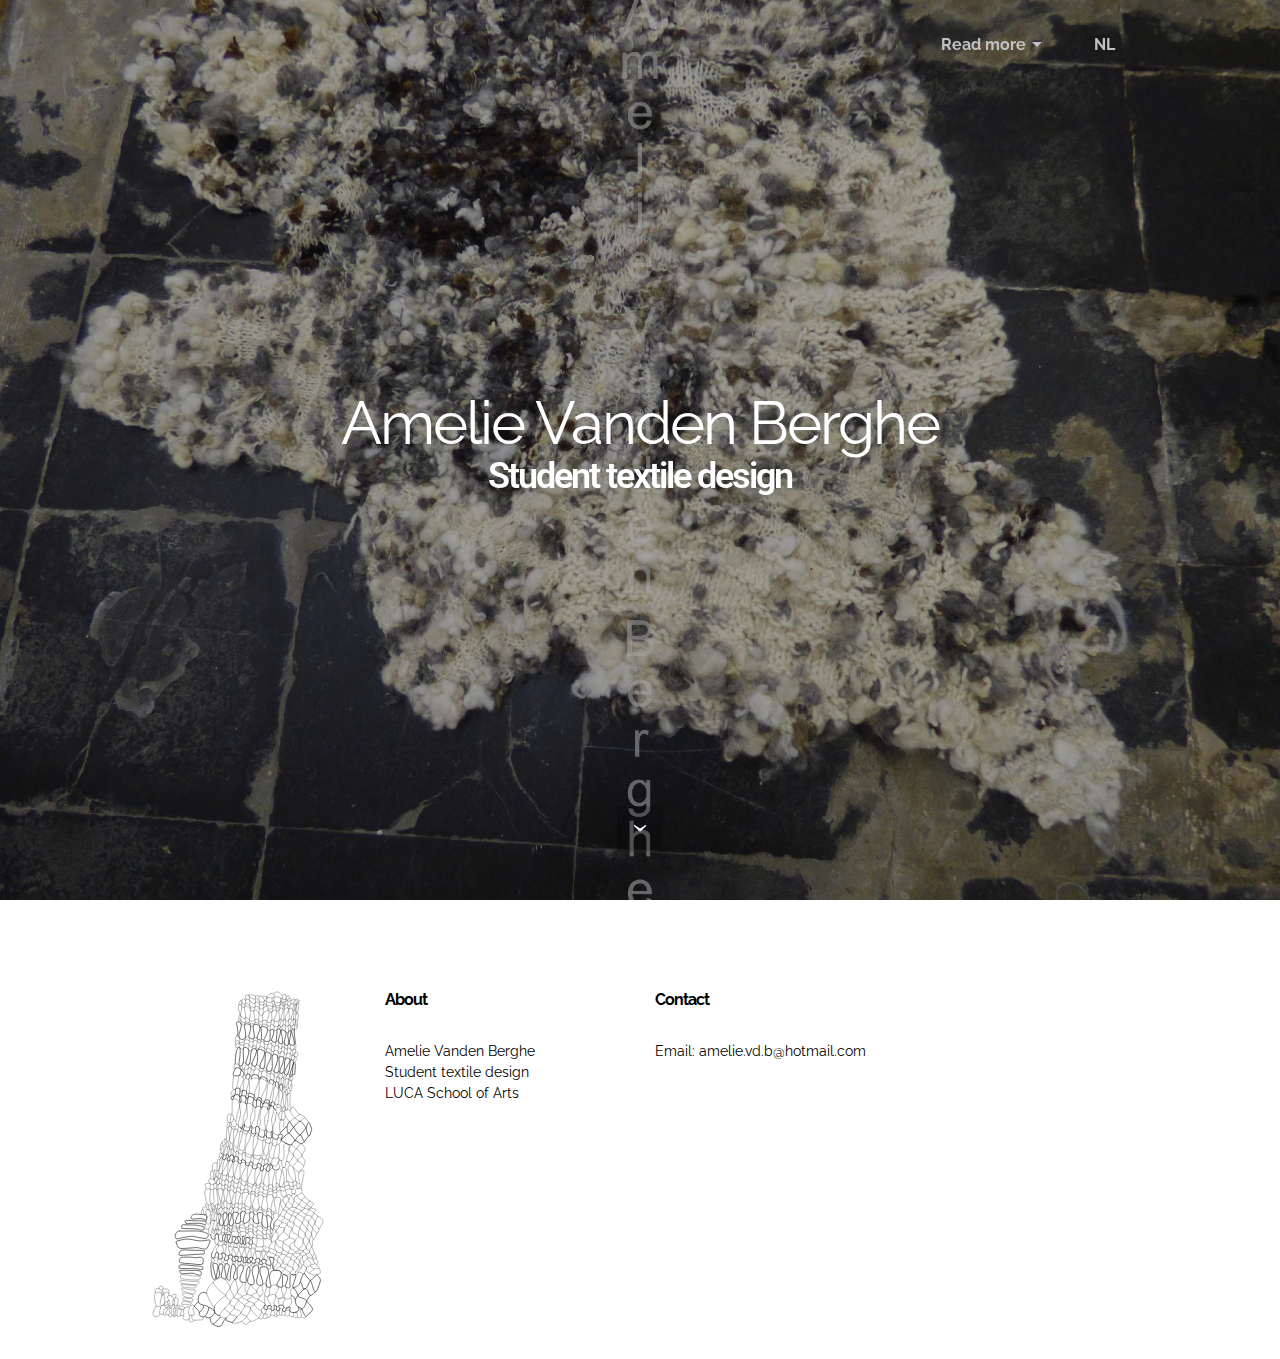
<file: index.html>
<!DOCTYPE html>
<html>
<head>
  <!-- Site made with Mobirise Website Builder v3.12.1, https://mobirise.com -->
  <meta charset="UTF-8">
  <meta http-equiv="X-UA-Compatible" content="IE=edge">
  <meta name="generator" content="Mobirise v3.12.1, mobirise.com">
  <meta name="viewport" content="width=device-width, initial-scale=1">
  <link rel="shortcut icon" href="assets/images/nieuwe-zeefdr-kopie-wit.svg" type="image/x-icon">
  <meta name="description" content="">
  
  <link rel="stylesheet" href="https://fonts.googleapis.com/css?family=Lora:400,700,400italic,700italic&amp;subset=latin">
  <link rel="stylesheet" href="https://fonts.googleapis.com/css?family=Montserrat:400,700">
  <link rel="stylesheet" href="https://fonts.googleapis.com/css?family=Raleway:100,100i,200,200i,300,300i,400,400i,500,500i,600,600i,700,700i,800,800i,900,900i">
  <link rel="stylesheet" href="assets/bootstrap-material-design-font/css/material.css">
  <link rel="stylesheet" href="assets/tether/tether.min.css">
  <link rel="stylesheet" href="assets/bootstrap/css/bootstrap.min.css">
  <link rel="stylesheet" href="assets/dropdown/css/style.css">
  <link rel="stylesheet" href="assets/theme/css/style.css">
  <link rel="stylesheet" href="assets/mobirise/css/mbr-additional.css" type="text/css">
  
  
  
</head>
<body>

<!-- Google Analytics -->
<script>
  (function(i,s,o,g,r,a,m){i['GoogleAnalyticsObject']=r;i[r]=i[r]||function(){
  (i[r].q=i[r].q||[]).push(arguments)},i[r].l=1*new Date();a=s.createElement(o),
  m=s.getElementsByTagName(o)[0];a.async=1;a.src=g;m.parentNode.insertBefore(a,m)
  })(window,document,'script','https://www.google-analytics.com/analytics.js','ga');

  ga('create', 'UA-100090544-1', 'auto');
  ga('send', 'pageview');

</script>
<!-- /Google Analytics -->


<section id="menu-0">

    <nav class="navbar navbar-dropdown bg-color transparent">
        <div class="container">

            <div class="mbr-table">
                
                <div class="mbr-table-cell">

                    <button class="navbar-toggler pull-xs-right hidden-md-up" type="button" data-toggle="collapse" data-target="#exCollapsingNavbar">
                        <div class="hamburger-icon"></div>
                    </button>

                    <ul class="nav-dropdown collapse pull-xs-right nav navbar-nav navbar-toggleable-sm" id="exCollapsingNavbar"><li class="nav-item dropdown"><a class="nav-link link dropdown-toggle" href="https://mobirise.com/" aria-expanded="false" target="_blank" data-toggle="dropdown-submenu">Read more</a><div class="dropdown-menu"><a class="dropdown-item" href="index.html">Home</a><a class="dropdown-item" href="Over Amelie.html">About Amelie<br></a><a class="dropdown-item" href="Beeldarchief.html">Image archive<br></a><a class="dropdown-item" href="Borduurwerk.html">Embroidery<br></a><a class="dropdown-item" href="Weefsels.html">Weavings</a><a class="dropdown-item" href="Breistructuren.html">Knitted structures</a><a class="dropdown-item" href="Schapenwol.html">Sheepwool</a><a class="dropdown-item" href="contact">Contact</a></div></li><li class="nav-item"><a class="nav-link link" href="https://amelievdb.github.io/pub" aria-expanded="false" target="_blank">NL</a></li><li class="nav-item"><a class="nav-link link" href="https://mobirise.com/" aria-expanded="false" style="display: inline !important;"></a></li></ul>
                    <button hidden="" class="navbar-toggler navbar-close" type="button" data-toggle="collapse" data-target="#exCollapsingNavbar">
                        <div class="close-icon"></div>
                    </button>

                </div>
            </div>

        </div>
    </nav>

</section>

<section class="engine"><a rel="external" href="https://mobirise.com">Mobirise</a></section><section class="mbr-section mbr-section-hero mbr-section-full mbr-parallax-background mbr-section-with-arrow mbr-after-navbar" id="header1-0" style="background-image: url(assets/images/achterkomer-3-2000x1500-83.jpg);">

    <div class="mbr-overlay" style="opacity: 0.3; background-color: rgb(0, 0, 0);"></div>

    <div class="mbr-table-cell">

        <div class="container">
            <div class="row">
                <div class="mbr-section col-md-10 col-md-offset-1 text-xs-center">

                    <h1 class="mbr-section-title display-1"><span style="font-weight: normal;">Amelie Vanden Berghe</span><div>Student textile design</div></h1>
                    <p class="mbr-section-lead lead"></p>
                    
                </div>
            </div>
        </div>
    </div>

    <div class="mbr-arrow mbr-arrow-floating" aria-hidden="true"><a href="#contacts1-0"><i class="mbr-arrow-icon"></i></a></div>

</section>

<section class="mbr-section mbr-section-md-padding mbr-footer footer1" id="contacts1-0" style="background-color: rgb(255, 255, 255); padding-top: 90px; padding-bottom: 30px;">
    
    <div class="container">
        <div class="row">
            <div class="mbr-footer-content col-xs-12 col-md-3">
                <div><img src="assets/images/nieuwe-zeefdr-kopie.svg"></div>
            </div>
            <div class="mbr-footer-content col-xs-12 col-md-3">
                <p><strong>About</strong><br>Amelie Vanden Berghe<br>Student textile design<br>LUCA School of Arts</p>
            </div>
            <div class="mbr-footer-content col-xs-12 col-md-3">
                <p><strong>Contact</strong><br>
Email: amelie.vd.b@hotmail.com<br><br></p>
            </div>
            <div class="mbr-footer-content col-xs-12 col-md-3">
                <p><br><br></p>
            </div>

        </div>
    </div>
</section>


  <script src="assets/web/assets/jquery/jquery.min.js"></script>
  <script src="assets/tether/tether.min.js"></script>
  <script src="assets/bootstrap/js/bootstrap.min.js"></script>
  <script src="assets/smooth-scroll/smooth-scroll.js"></script>
  <script src="assets/dropdown/js/script.min.js"></script>
  <script src="assets/touch-swipe/jquery.touch-swipe.min.js"></script>
  <script src="assets/jarallax/jarallax.js"></script>
  <script src="assets/theme/js/script.js"></script>
  
  
</body>
</html>
</file>
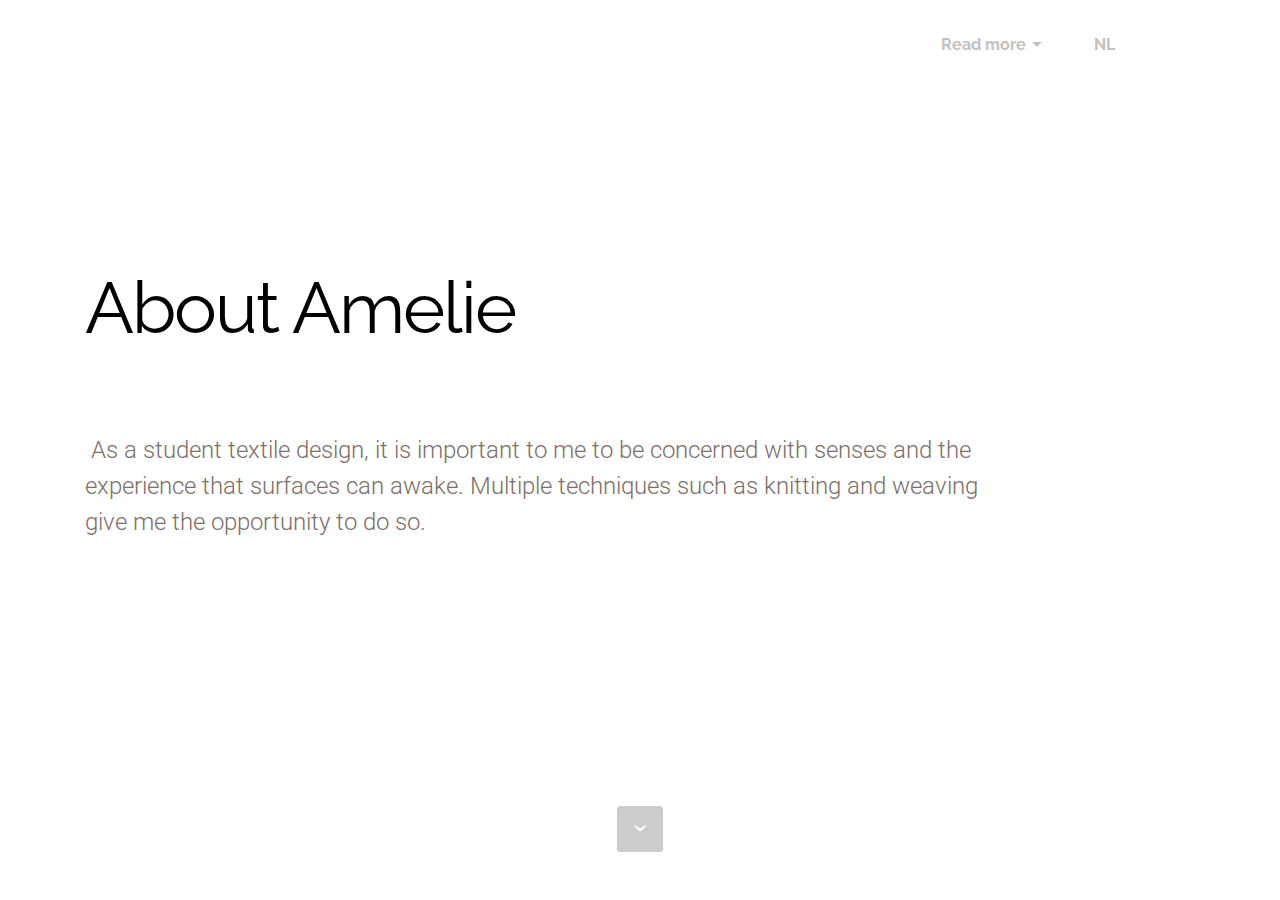
<file: About Amelie.html>
<!DOCTYPE html>
<html>
<head>
  <!-- Site made with Mobirise Website Builder v3.12.1, https://mobirise.com -->
  <meta charset="UTF-8">
  <meta http-equiv="X-UA-Compatible" content="IE=edge">
  <meta name="generator" content="Mobirise v3.12.1, mobirise.com">
  <meta name="viewport" content="width=device-width, initial-scale=1">
  <link rel="shortcut icon" href="assets/images/nieuwe-zeefdr-kopie-wit.svg" type="image/x-icon">
  <meta name="description" content="">
  
  <link rel="stylesheet" href="https://fonts.googleapis.com/css?family=Lora:400,700,400italic,700italic&amp;subset=latin">
  <link rel="stylesheet" href="https://fonts.googleapis.com/css?family=Montserrat:400,700">
  <link rel="stylesheet" href="https://fonts.googleapis.com/css?family=Raleway:100,100i,200,200i,300,300i,400,400i,500,500i,600,600i,700,700i,800,800i,900,900i">
  <link rel="stylesheet" href="assets/bootstrap-material-design-font/css/material.css">
  <link rel="stylesheet" href="assets/tether/tether.min.css">
  <link rel="stylesheet" href="assets/bootstrap/css/bootstrap.min.css">
  <link rel="stylesheet" href="assets/dropdown/css/style.css">
  <link rel="stylesheet" href="assets/theme/css/style.css">
  <link rel="stylesheet" href="assets/mobirise/css/mbr-additional.css" type="text/css">
  
  
  
</head>
<body>

<!-- Google Analytics -->
<script>
  (function(i,s,o,g,r,a,m){i['GoogleAnalyticsObject']=r;i[r]=i[r]||function(){
  (i[r].q=i[r].q||[]).push(arguments)},i[r].l=1*new Date();a=s.createElement(o),
  m=s.getElementsByTagName(o)[0];a.async=1;a.src=g;m.parentNode.insertBefore(a,m)
  })(window,document,'script','https://www.google-analytics.com/analytics.js','ga');

  ga('create', 'UA-100090544-1', 'auto');
  ga('send', 'pageview');

</script>
<!-- /Google Analytics -->


<section id="menu-d">

    <nav class="navbar navbar-dropdown bg-color transparent">
        <div class="container">

            <div class="mbr-table">
                
                <div class="mbr-table-cell">

                    <button class="navbar-toggler pull-xs-right hidden-md-up" type="button" data-toggle="collapse" data-target="#exCollapsingNavbar">
                        <div class="hamburger-icon"></div>
                    </button>

                    <ul class="nav-dropdown collapse pull-xs-right nav navbar-nav navbar-toggleable-sm" id="exCollapsingNavbar"><li class="nav-item dropdown open"><a class="nav-link link dropdown-toggle" href="https://mobirise.com/" aria-expanded="true" target="_blank" data-toggle="dropdown-submenu">Read more</a><div class="dropdown-menu"><a class="dropdown-item" href="index.html">Home</a><a class="dropdown-item" href="Over Amelie.html">About Amelie<br></a><a class="dropdown-item" href="Beeldarchief.html">Image archive<br></a><a class="dropdown-item" href="Borduurwerk.html">Embroidery<br></a><a class="dropdown-item" href="Weefsels.html">Weavings</a><a class="dropdown-item" href="Breistructuren.html">Knitted structures</a><a class="dropdown-item" href="Schapenwol.html">Sheepwool</a><a class="dropdown-item" href="contact">Contact</a></div></li><li class="nav-item"><a class="nav-link link" href="https://amelievdb.github.io/pub" aria-expanded="false" target="_blank">NL</a></li><li class="nav-item"><a class="nav-link link" href="https://mobirise.com/" aria-expanded="false" style="display: inline !important;"></a></li></ul>
                    <button hidden="" class="navbar-toggler navbar-close" type="button" data-toggle="collapse" data-target="#exCollapsingNavbar">
                        <div class="close-icon"></div>
                    </button>

                </div>
            </div>

        </div>
    </nav>

</section>

<section class="engine"><a rel="external" href="https://mobirise.com">Mobirise Web Page Creator</a></section><section class="mbr-section mbr-section-hero mbr-section-full mbr-section-with-arrow mbr-after-navbar" id="header5-1i" style="background-color: rgb(255, 255, 255);">

    

    <div class="mbr-table-cell">

        <div class="container">
            <div class="row">
                <div class="mbr-section col-md-10">

                    <h1 class="mbr-section-title display-1"><span style="font-weight: normal;">About Amelie</span><br><span style="font-weight: normal;"><br></span></h1>
                    <p class="mbr-section-lead lead">&nbsp;As a student textile design, it is important to me to be concerned with senses and the experience that surfaces can awake. Multiple techniques such as knitting and weaving give me the opportunity to do so.</p>
                    <div class="mbr-section-btn"><a class="btn btn-lg btn-primary" href="https://mobirise.com">DOWNLOAD NOW</a></div>
                </div>
            </div>
        </div>
    </div>

    <div class="mbr-arrow mbr-arrow-floating" aria-hidden="true"><a href="#next"><i class="mbr-arrow-icon"></i></a></div>

</section>


  <script src="assets/web/assets/jquery/jquery.min.js"></script>
  <script src="assets/tether/tether.min.js"></script>
  <script src="assets/bootstrap/js/bootstrap.min.js"></script>
  <script src="assets/smooth-scroll/smooth-scroll.js"></script>
  <script src="assets/dropdown/js/script.min.js"></script>
  <script src="assets/touch-swipe/jquery.touch-swipe.min.js"></script>
  <script src="assets/theme/js/script.js"></script>
  
  
</body>
</html>
</file>
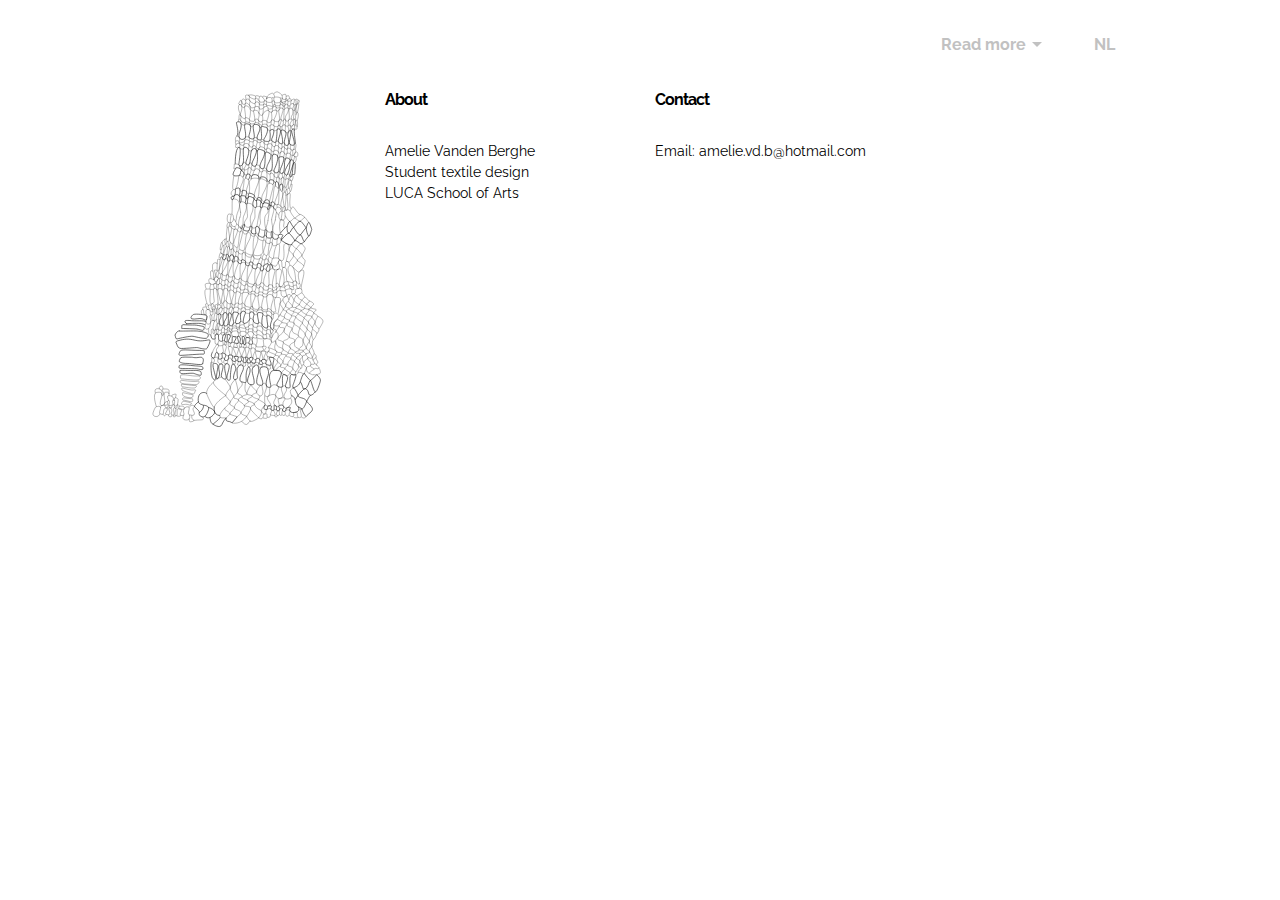
<file: contact.html>
<!DOCTYPE html>
<html>
<head>
  <!-- Site made with Mobirise Website Builder v3.12.1, https://mobirise.com -->
  <meta charset="UTF-8">
  <meta http-equiv="X-UA-Compatible" content="IE=edge">
  <meta name="generator" content="Mobirise v3.12.1, mobirise.com">
  <meta name="viewport" content="width=device-width, initial-scale=1">
  <link rel="shortcut icon" href="assets/images/nieuwe-zeefdr-kopie-wit.svg" type="image/x-icon">
  <meta name="description" content="Web Page Builder Description">
  <title>Web Page Builder Title</title>
  <link rel="stylesheet" href="https://fonts.googleapis.com/css?family=Lora:400,700,400italic,700italic&amp;subset=latin">
  <link rel="stylesheet" href="https://fonts.googleapis.com/css?family=Montserrat:400,700">
  <link rel="stylesheet" href="https://fonts.googleapis.com/css?family=Raleway:100,100i,200,200i,300,300i,400,400i,500,500i,600,600i,700,700i,800,800i,900,900i">
  <link rel="stylesheet" href="assets/bootstrap-material-design-font/css/material.css">
  <link rel="stylesheet" href="assets/tether/tether.min.css">
  <link rel="stylesheet" href="assets/bootstrap/css/bootstrap.min.css">
  <link rel="stylesheet" href="assets/dropdown/css/style.css">
  <link rel="stylesheet" href="assets/theme/css/style.css">
  <link rel="stylesheet" href="assets/mobirise/css/mbr-additional.css" type="text/css">
  
  
  
</head>
<body>

<!-- Google Analytics -->
<script>
  (function(i,s,o,g,r,a,m){i['GoogleAnalyticsObject']=r;i[r]=i[r]||function(){
  (i[r].q=i[r].q||[]).push(arguments)},i[r].l=1*new Date();a=s.createElement(o),
  m=s.getElementsByTagName(o)[0];a.async=1;a.src=g;m.parentNode.insertBefore(a,m)
  })(window,document,'script','https://www.google-analytics.com/analytics.js','ga');

  ga('create', 'UA-100090544-1', 'auto');
  ga('send', 'pageview');

</script>
<!-- /Google Analytics -->


<section id="menu-1">

    <nav class="navbar navbar-dropdown bg-color transparent">
        <div class="container">

            <div class="mbr-table">
                
                <div class="mbr-table-cell">

                    <button class="navbar-toggler pull-xs-right hidden-md-up" type="button" data-toggle="collapse" data-target="#exCollapsingNavbar">
                        <div class="hamburger-icon"></div>
                    </button>

                    <ul class="nav-dropdown collapse pull-xs-right nav navbar-nav navbar-toggleable-sm" id="exCollapsingNavbar"><li class="nav-item dropdown"><a class="nav-link link dropdown-toggle" href="https://mobirise.com/" aria-expanded="false" target="_blank" data-toggle="dropdown-submenu">Read more</a><div class="dropdown-menu"><a class="dropdown-item" href="index.html">Home</a><a class="dropdown-item" href="Over Amelie.html">About Amelie<br></a><a class="dropdown-item" href="Beeldarchief.html">Image archive<br></a><a class="dropdown-item" href="Borduurwerk.html">Embroidery<br></a><a class="dropdown-item" href="Weefsels.html">Weavings</a><a class="dropdown-item" href="Breistructuren.html">Knitted structures</a><a class="dropdown-item" href="Schapenwol.html">Sheepwool</a><a class="dropdown-item" href="contact">Contact</a></div></li><li class="nav-item"><a class="nav-link link" href="https://amelievdb.github.io/pub" aria-expanded="false" target="_blank">NL</a></li><li class="nav-item"><a class="nav-link link" href="https://mobirise.com/" aria-expanded="false" style="display: inline !important;"></a></li></ul>
                    <button hidden="" class="navbar-toggler navbar-close" type="button" data-toggle="collapse" data-target="#exCollapsingNavbar">
                        <div class="close-icon"></div>
                    </button>

                </div>
            </div>

        </div>
    </nav>

</section>

<section class="engine"><a rel="external" href="https://mobirise.com">Mobirise</a></section><section class="mbr-section mbr-section-md-padding mbr-footer footer1 mbr-after-navbar" id="contacts1-2" style="background-color: rgb(255, 255, 255); padding-top: 90px; padding-bottom: 30px;">
    
    <div class="container">
        <div class="row">
            <div class="mbr-footer-content col-xs-12 col-md-3">
                <div><img src="assets/images/nieuwe-zeefdr-kopie.svg"></div>
            </div>
            <div class="mbr-footer-content col-xs-12 col-md-3">
                <p><strong>About</strong><br>Amelie Vanden Berghe<br>Student textile design<br>LUCA School of Arts</p>
            </div>
            <div class="mbr-footer-content col-xs-12 col-md-3">
                <p><strong>Contact</strong><br>
Email: amelie.vd.b@hotmail.com<br><br></p>
            </div>
            <div class="mbr-footer-content col-xs-12 col-md-3">
                <p><br><br></p>
            </div>

        </div>
    </div>
</section>


  <script src="assets/web/assets/jquery/jquery.min.js"></script>
  <script src="assets/tether/tether.min.js"></script>
  <script src="assets/bootstrap/js/bootstrap.min.js"></script>
  <script src="assets/smooth-scroll/smooth-scroll.js"></script>
  <script src="assets/dropdown/js/script.min.js"></script>
  <script src="assets/touch-swipe/jquery.touch-swipe.min.js"></script>
  <script src="assets/theme/js/script.js"></script>
  
  
</body>
</html>
</file>
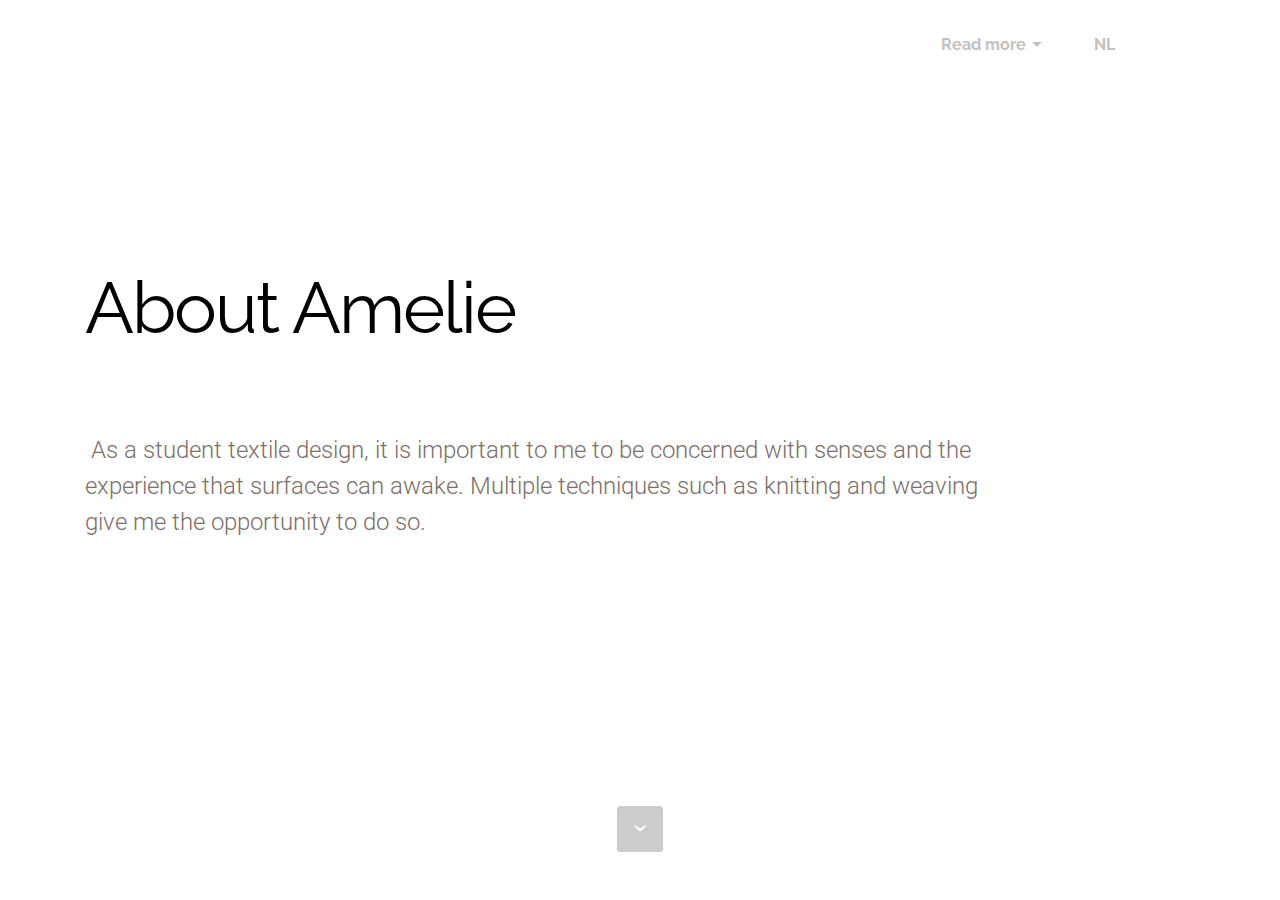
<file: Over Amelie.html>
<!DOCTYPE html>
<html>
<head>
  <!-- Site made with Mobirise Website Builder v3.12.1, https://mobirise.com -->
  <meta charset="UTF-8">
  <meta http-equiv="X-UA-Compatible" content="IE=edge">
  <meta name="generator" content="Mobirise v3.12.1, mobirise.com">
  <meta name="viewport" content="width=device-width, initial-scale=1">
  <link rel="shortcut icon" href="assets/images/nieuwe-zeefdr-kopie-wit.svg" type="image/x-icon">
  <meta name="description" content="">
  
  <link rel="stylesheet" href="https://fonts.googleapis.com/css?family=Lora:400,700,400italic,700italic&amp;subset=latin">
  <link rel="stylesheet" href="https://fonts.googleapis.com/css?family=Montserrat:400,700">
  <link rel="stylesheet" href="https://fonts.googleapis.com/css?family=Raleway:100,100i,200,200i,300,300i,400,400i,500,500i,600,600i,700,700i,800,800i,900,900i">
  <link rel="stylesheet" href="assets/bootstrap-material-design-font/css/material.css">
  <link rel="stylesheet" href="assets/tether/tether.min.css">
  <link rel="stylesheet" href="assets/bootstrap/css/bootstrap.min.css">
  <link rel="stylesheet" href="assets/dropdown/css/style.css">
  <link rel="stylesheet" href="assets/theme/css/style.css">
  <link rel="stylesheet" href="assets/mobirise/css/mbr-additional.css" type="text/css">
  
  
  
</head>
<body>

<!-- Google Analytics -->
<script>
  (function(i,s,o,g,r,a,m){i['GoogleAnalyticsObject']=r;i[r]=i[r]||function(){
  (i[r].q=i[r].q||[]).push(arguments)},i[r].l=1*new Date();a=s.createElement(o),
  m=s.getElementsByTagName(o)[0];a.async=1;a.src=g;m.parentNode.insertBefore(a,m)
  })(window,document,'script','https://www.google-analytics.com/analytics.js','ga');

  ga('create', 'UA-100090544-1', 'auto');
  ga('send', 'pageview');

</script>
<!-- /Google Analytics -->


<section id="menu-d">

    <nav class="navbar navbar-dropdown bg-color transparent">
        <div class="container">

            <div class="mbr-table">
                
                <div class="mbr-table-cell">

                    <button class="navbar-toggler pull-xs-right hidden-md-up" type="button" data-toggle="collapse" data-target="#exCollapsingNavbar">
                        <div class="hamburger-icon"></div>
                    </button>

                    <ul class="nav-dropdown collapse pull-xs-right nav navbar-nav navbar-toggleable-sm" id="exCollapsingNavbar"><li class="nav-item dropdown"><a class="nav-link link dropdown-toggle" href="https://mobirise.com/" aria-expanded="false" target="_blank" data-toggle="dropdown-submenu">Read more</a><div class="dropdown-menu"><a class="dropdown-item" href="index.html">Home</a><a class="dropdown-item" href="Over Amelie.html">About Amelie<br></a><a class="dropdown-item" href="Beeldarchief.html">Image archive<br></a><a class="dropdown-item" href="Borduurwerk.html">Embroidery<br></a><a class="dropdown-item" href="Weefsels.html">Weavings</a><a class="dropdown-item" href="Breistructuren.html">Knitted structures</a><a class="dropdown-item" href="Schapenwol.html">Sheepwool</a><a class="dropdown-item" href="contact">Contact</a></div></li><li class="nav-item"><a class="nav-link link" href="https://amelievdb.github.io/pub" aria-expanded="false" target="_blank">NL</a></li><li class="nav-item"><a class="nav-link link" href="https://mobirise.com/" aria-expanded="false" style="display: inline !important;"></a></li></ul>
                    <button hidden="" class="navbar-toggler navbar-close" type="button" data-toggle="collapse" data-target="#exCollapsingNavbar">
                        <div class="close-icon"></div>
                    </button>

                </div>
            </div>

        </div>
    </nav>

</section>

<section class="engine"><a rel="external" href="https://mobirise.com">mobirise.com</a></section><section class="mbr-section mbr-section-hero mbr-section-full mbr-section-with-arrow mbr-after-navbar" id="header5-1i" style="background-color: rgb(255, 255, 255);">

    

    <div class="mbr-table-cell">

        <div class="container">
            <div class="row">
                <div class="mbr-section col-md-10">

                    <h1 class="mbr-section-title display-1"><span style="font-weight: normal;">About Amelie</span><br><span style="font-weight: normal;"><br></span></h1>
                    <p class="mbr-section-lead lead">&nbsp;As a student textile design, it is important to me to be concerned with senses and the experience that surfaces can awake. Multiple techniques such as knitting and weaving give me the opportunity to do so.</p>
                    <div class="mbr-section-btn"><a class="btn btn-lg btn-primary" href="https://mobirise.com">DOWNLOAD NOW</a></div>
                </div>
            </div>
        </div>
    </div>

    <div class="mbr-arrow mbr-arrow-floating" aria-hidden="true"><a href="#next"><i class="mbr-arrow-icon"></i></a></div>

</section>


  <script src="assets/web/assets/jquery/jquery.min.js"></script>
  <script src="assets/tether/tether.min.js"></script>
  <script src="assets/bootstrap/js/bootstrap.min.js"></script>
  <script src="assets/smooth-scroll/smooth-scroll.js"></script>
  <script src="assets/dropdown/js/script.min.js"></script>
  <script src="assets/touch-swipe/jquery.touch-swipe.min.js"></script>
  <script src="assets/theme/js/script.js"></script>
  
  
</body>
</html>
</file>
<file: assets/bootstrap-material-design-font/css/material.css>
@font-face {
  font-family: 'Material-Design-Icons';
  src: url('../fonts/Material-Design-Icons.eot?3ocs8m');
  src: url('../fonts/Material-Design-Icons.eot?#iefix3ocs8m') format('embedded-opentype'), url('../fonts/Material-Design-Icons.woff?3ocs8m') format('woff'), url('../fonts/Material-Design-Icons.ttf?3ocs8m') format('truetype'), url('../fonts/Material-Design-Icons.svg?3ocs8m#Material-Design-Icons') format('svg');
  font-weight: normal;
  font-style: normal;
}
[class^="mdi-"],
[class*="mdi-"] {
  speak: none;
  display: inline-block;
  font-style: normal;
  font-variant:normal;
  font-weight:normal;
  /*font-size:24px;*/
  line-height:1;
  font-family:'Material-Design-Icons' !important;
  text-rendering: auto;
  
  -webkit-font-smoothing: antialiased;
  -moz-osx-font-smoothing: grayscale;
  -webkit-transform: translate(0, 0);
      -ms-transform: translate(0, 0);
          transform: translate(0, 0);
}
[class^="mdi-"]:before,
[class*="mdi-"]:before {
  display: inline-block;
  speak: none;
  text-decoration: inherit;
}
[class^="mdi-"].pull-left,
[class*="mdi-"].pull-left {
  margin-right: .3em;
}
[class^="mdi-"].pull-right,
[class*="mdi-"].pull-right {
  margin-left: .3em;
}
[class^="mdi-"].mdi-lg:before,
[class*="mdi-"].mdi-lg:before,
[class^="mdi-"].mdi-lg:after,
[class*="mdi-"].mdi-lg:after {
  font-size: 1.33333333em;
  line-height: 0.75em;
  vertical-align: -15%;
}
[class^="mdi-"].mdi-2x:before,
[class*="mdi-"].mdi-2x:before,
[class^="mdi-"].mdi-2x:after,
[class*="mdi-"].mdi-2x:after {
  font-size: 2em;
}
[class^="mdi-"].mdi-3x:before,
[class*="mdi-"].mdi-3x:before,
[class^="mdi-"].mdi-3x:after,
[class*="mdi-"].mdi-3x:after {
  font-size: 3em;
}
[class^="mdi-"].mdi-4x:before,
[class*="mdi-"].mdi-4x:before,
[class^="mdi-"].mdi-4x:after,
[class*="mdi-"].mdi-4x:after {
  font-size: 4em;
}
[class^="mdi-"].mdi-5x:before,
[class*="mdi-"].mdi-5x:before,
[class^="mdi-"].mdi-5x:after,
[class*="mdi-"].mdi-5x:after {
  font-size: 5em;
}
[class^="mdi-device-signal-cellular-"]:after,
[class^="mdi-device-battery-"]:after,
[class^="mdi-device-battery-charging-"]:after,
[class^="mdi-device-signal-cellular-connected-no-internet-"]:after,
[class^="mdi-device-signal-wifi-"]:after,
[class^="mdi-device-signal-wifi-statusbar-not-connected"]:after,
.mdi-device-network-wifi:after {
  opacity: .3;
  position: absolute;
  left: 0;
  top: 0;
  z-index: 1;
  display: inline-block;
  speak: none;
  text-decoration: inherit;
}
[class^="mdi-device-signal-cellular-"]:after {
  content: "\e758";
}
[class^="mdi-device-battery-"]:after {
  content: "\e735";
}
[class^="mdi-device-battery-charging-"]:after {
  content: "\e733";
}
[class^="mdi-device-signal-cellular-connected-no-internet-"]:after {
  content: "\e75d";
}
[class^="mdi-device-signal-wifi-"]:after,
.mdi-device-network-wifi:after {
  content: "\e765";
}
[class^="mdi-device-signal-wifi-statusbasr-not-connected"]:after {
  content: "\e8f7";
}
.mdi-device-signal-cellular-off:after,
.mdi-device-signal-cellular-null:after,
.mdi-device-signal-cellular-no-sim:after,
.mdi-device-signal-wifi-off:after,
.mdi-device-signal-wifi-4-bar:after,
.mdi-device-signal-cellular-4-bar:after,
.mdi-device-battery-alert:after,
.mdi-device-signal-cellular-connected-no-internet-4-bar:after,
.mdi-device-battery-std:after,
.mdi-device-battery-full .mdi-device-battery-unknown:after {
  content: "";
}
.mdi-fw {
  width: 1.28571429em;
  text-align: center;
}
.mdi-ul {
  padding-left: 0;
  margin-left: 2.14285714em;
  list-style-type: none;
}
.mdi-ul > li {
  position: relative;
}
.mdi-li {
  position: absolute;
  left: -2.14285714em;
  width: 2.14285714em;
  top: 0.14285714em;
  text-align: center;
}
.mdi-li.mdi-lg {
  left: -1.85714286em;
}
.mdi-border {
  padding: .2em .25em .15em;
  border: solid 0.08em #eeeeee;
  border-radius: .1em;
}
.mdi-spin {
  -webkit-animation: mdi-spin 2s infinite linear;
  animation: mdi-spin 2s infinite linear;
  -webkit-transform-origin: 50% 50%;
  -ms-transform-origin: 50% 50%;
      transform-origin: 50% 50%;
}
.mdi-pulse {
  -webkit-animation: mdi-spin 1s steps(8) infinite;
  animation: mdi-spin 1s steps(8) infinite;
  -webkit-transform-origin: 50% 50%;
  -ms-transform-origin: 50% 50%;
      transform-origin: 50% 50%;
}
@-webkit-keyframes mdi-spin {
  0% {
    -webkit-transform: rotate(0deg);
    transform: rotate(0deg);
  }
  100% {
    -webkit-transform: rotate(359deg);
    transform: rotate(359deg);
  }
}
@keyframes mdi-spin {
  0% {
    -webkit-transform: rotate(0deg);
    transform: rotate(0deg);
  }
  100% {
    -webkit-transform: rotate(359deg);
    transform: rotate(359deg);
  }
}
.mdi-rotate-90 {
  filter: progid:DXImageTransform.Microsoft.BasicImage(rotation=1);
  -webkit-transform: rotate(90deg);
  -ms-transform: rotate(90deg);
  transform: rotate(90deg);
}
.mdi-rotate-180 {
  filter: progid:DXImageTransform.Microsoft.BasicImage(rotation=2);
  -webkit-transform: rotate(180deg);
  -ms-transform: rotate(180deg);
  transform: rotate(180deg);
}
.mdi-rotate-270 {
  filter: progid:DXImageTransform.Microsoft.BasicImage(rotation=3);
  -webkit-transform: rotate(270deg);
  -ms-transform: rotate(270deg);
  transform: rotate(270deg);
}
.mdi-flip-horizontal {
  filter: progid:DXImageTransform.Microsoft.BasicImage(rotation=0, mirror=1);
  -webkit-transform: scale(-1, 1);
  -ms-transform: scale(-1, 1);
  transform: scale(-1, 1);
}
.mdi-flip-vertical {
  filter: progid:DXImageTransform.Microsoft.BasicImage(rotation=2, mirror=1);
  -webkit-transform: scale(1, -1);
  -ms-transform: scale(1, -1);
  transform: scale(1, -1);
}
:root .mdi-rotate-90,
:root .mdi-rotate-180,
:root .mdi-rotate-270,
:root .mdi-flip-horizontal,
:root .mdi-flip-vertical {
  -webkit-filter: none;
          filter: none;
}
.mdi-stack {
  position: relative;
  display: inline-block;
  width: 2em;
  height: 2em;
  line-height: 2em;
  vertical-align: middle;
}
.mdi-stack-1x,
.mdi-stack-2x {
  position: absolute;
  left: 0;
  width: 100%;
  text-align: center;
}
.mdi-stack-1x {
  line-height: inherit;
}
.mdi-stack-2x {
  font-size: 2em;
}
.mdi-inverse {
  color: #ffffff;
}
/* Start Icons */
.mdi-action-3d-rotation:before {
  content: "\e600";
}
.mdi-action-accessibility:before {
  content: "\e601";
}
.mdi-action-account-balance-wallet:before {
  content: "\e602";
}
.mdi-action-account-balance:before {
  content: "\e603";
}
.mdi-action-account-box:before {
  content: "\e604";
}
.mdi-action-account-child:before {
  content: "\e605";
}
.mdi-action-account-circle:before {
  content: "\e606";
}
.mdi-action-add-shopping-cart:before {
  content: "\e607";
}
.mdi-action-alarm-add:before {
  content: "\e608";
}
.mdi-action-alarm-off:before {
  content: "\e609";
}
.mdi-action-alarm-on:before {
  content: "\e60a";
}
.mdi-action-alarm:before {
  content: "\e60b";
}
.mdi-action-android:before {
  content: "\e60c";
}
.mdi-action-announcement:before {
  content: "\e60d";
}
.mdi-action-aspect-ratio:before {
  content: "\e60e";
}
.mdi-action-assessment:before {
  content: "\e60f";
}
.mdi-action-assignment-ind:before {
  content: "\e610";
}
.mdi-action-assignment-late:before {
  content: "\e611";
}
.mdi-action-assignment-return:before {
  content: "\e612";
}
.mdi-action-assignment-returned:before {
  content: "\e613";
}
.mdi-action-assignment-turned-in:before {
  content: "\e614";
}
.mdi-action-assignment:before {
  content: "\e615";
}
.mdi-action-autorenew:before {
  content: "\e616";
}
.mdi-action-backup:before {
  content: "\e617";
}
.mdi-action-book:before {
  content: "\e618";
}
.mdi-action-bookmark-outline:before {
  content: "\e619";
}
.mdi-action-bookmark:before {
  content: "\e61a";
}
.mdi-action-bug-report:before {
  content: "\e61b";
}
.mdi-action-cached:before {
  content: "\e61c";
}
.mdi-action-check-circle:before {
  content: "\e61d";
}
.mdi-action-class:before {
  content: "\e61e";
}
.mdi-action-credit-card:before {
  content: "\e61f";
}
.mdi-action-dashboard:before {
  content: "\e620";
}
.mdi-action-delete:before {
  content: "\e621";
}
.mdi-action-description:before {
  content: "\e622";
}
.mdi-action-dns:before {
  content: "\e623";
}
.mdi-action-done-all:before {
  content: "\e624";
}
.mdi-action-done:before {
  content: "\e625";
}
.mdi-action-event:before {
  content: "\e626";
}
.mdi-action-exit-to-app:before {
  content: "\e627";
}
.mdi-action-explore:before {
  content: "\e628";
}
.mdi-action-extension:before {
  content: "\e629";
}
.mdi-action-face-unlock:before {
  content: "\e62a";
}
.mdi-action-favorite-outline:before {
  content: "\e62b";
}
.mdi-action-favorite:before {
  content: "\e62c";
}
.mdi-action-find-in-page:before {
  content: "\e62d";
}
.mdi-action-find-replace:before {
  content: "\e62e";
}
.mdi-action-flip-to-back:before {
  content: "\e62f";
}
.mdi-action-flip-to-front:before {
  content: "\e630";
}
.mdi-action-get-app:before {
  content: "\e631";
}
.mdi-action-grade:before {
  content: "\e632";
}
.mdi-action-group-work:before {
  content: "\e633";
}
.mdi-action-help:before {
  content: "\e634";
}
.mdi-action-highlight-remove:before {
  content: "\e635";
}
.mdi-action-history:before {
  content: "\e636";
}
.mdi-action-home:before {
  content: "\e637";
}
.mdi-action-https:before {
  content: "\e638";
}
.mdi-action-info-outline:before {
  content: "\e639";
}
.mdi-action-info:before {
  content: "\e63a";
}
.mdi-action-input:before {
  content: "\e63b";
}
.mdi-action-invert-colors:before {
  content: "\e63c";
}
.mdi-action-label-outline:before {
  content: "\e63d";
}
.mdi-action-label:before {
  content: "\e63e";
}
.mdi-action-language:before {
  content: "\e63f";
}
.mdi-action-launch:before {
  content: "\e640";
}
.mdi-action-list:before {
  content: "\e641";
}
.mdi-action-lock-open:before {
  content: "\e642";
}
.mdi-action-lock-outline:before {
  content: "\e643";
}
.mdi-action-lock:before {
  content: "\e644";
}
.mdi-action-loyalty:before {
  content: "\e645";
}
.mdi-action-markunread-mailbox:before {
  content: "\e646";
}
.mdi-action-note-add:before {
  content: "\e647";
}
.mdi-action-open-in-browser:before {
  content: "\e648";
}
.mdi-action-open-in-new:before {
  content: "\e649";
}
.mdi-action-open-with:before {
  content: "\e64a";
}
.mdi-action-pageview:before {
  content: "\e64b";
}
.mdi-action-payment:before {
  content: "\e64c";
}
.mdi-action-perm-camera-mic:before {
  content: "\e64d";
}
.mdi-action-perm-contact-cal:before {
  content: "\e64e";
}
.mdi-action-perm-data-setting:before {
  content: "\e64f";
}
.mdi-action-perm-device-info:before {
  content: "\e650";
}
.mdi-action-perm-identity:before {
  content: "\e651";
}
.mdi-action-perm-media:before {
  content: "\e652";
}
.mdi-action-perm-phone-msg:before {
  content: "\e653";
}
.mdi-action-perm-scan-wifi:before {
  content: "\e654";
}
.mdi-action-picture-in-picture:before {
  content: "\e655";
}
.mdi-action-polymer:before {
  content: "\e656";
}
.mdi-action-print:before {
  content: "\e657";
}
.mdi-action-query-builder:before {
  content: "\e658";
}
.mdi-action-question-answer:before {
  content: "\e659";
}
.mdi-action-receipt:before {
  content: "\e65a";
}
.mdi-action-redeem:before {
  content: "\e65b";
}
.mdi-action-reorder:before {
  content: "\e65c";
}
.mdi-action-report-problem:before {
  content: "\e65d";
}
.mdi-action-restore:before {
  content: "\e65e";
}
.mdi-action-room:before {
  content: "\e65f";
}
.mdi-action-schedule:before {
  content: "\e660";
}
.mdi-action-search:before {
  content: "\e661";
}
.mdi-action-settings-applications:before {
  content: "\e662";
}
.mdi-action-settings-backup-restore:before {
  content: "\e663";
}
.mdi-action-settings-bluetooth:before {
  content: "\e664";
}
.mdi-action-settings-cell:before {
  content: "\e665";
}
.mdi-action-settings-display:before {
  content: "\e666";
}
.mdi-action-settings-ethernet:before {
  content: "\e667";
}
.mdi-action-settings-input-antenna:before {
  content: "\e668";
}
.mdi-action-settings-input-component:before {
  content: "\e669";
}
.mdi-action-settings-input-composite:before {
  content: "\e66a";
}
.mdi-action-settings-input-hdmi:before {
  content: "\e66b";
}
.mdi-action-settings-input-svideo:before {
  content: "\e66c";
}
.mdi-action-settings-overscan:before {
  content: "\e66d";
}
.mdi-action-settings-phone:before {
  content: "\e66e";
}
.mdi-action-settings-power:before {
  content: "\e66f";
}
.mdi-action-settings-remote:before {
  content: "\e670";
}
.mdi-action-settings-voice:before {
  content: "\e671";
}
.mdi-action-settings:before {
  content: "\e672";
}
.mdi-action-shop-two:before {
  content: "\e673";
}
.mdi-action-shop:before {
  content: "\e674";
}
.mdi-action-shopping-basket:before {
  content: "\e675";
}
.mdi-action-shopping-cart:before {
  content: "\e676";
}
.mdi-action-speaker-notes:before {
  content: "\e677";
}
.mdi-action-spellcheck:before {
  content: "\e678";
}
.mdi-action-star-rate:before {
  content: "\e679";
}
.mdi-action-stars:before {
  content: "\e67a";
}
.mdi-action-store:before {
  content: "\e67b";
}
.mdi-action-subject:before {
  content: "\e67c";
}
.mdi-action-supervisor-account:before {
  content: "\e67d";
}
.mdi-action-swap-horiz:before {
  content: "\e67e";
}
.mdi-action-swap-vert-circle:before {
  content: "\e67f";
}
.mdi-action-swap-vert:before {
  content: "\e680";
}
.mdi-action-system-update-tv:before {
  content: "\e681";
}
.mdi-action-tab-unselected:before {
  content: "\e682";
}
.mdi-action-tab:before {
  content: "\e683";
}
.mdi-action-theaters:before {
  content: "\e684";
}
.mdi-action-thumb-down:before {
  content: "\e685";
}
.mdi-action-thumb-up:before {
  content: "\e686";
}
.mdi-action-thumbs-up-down:before {
  content: "\e687";
}
.mdi-action-toc:before {
  content: "\e688";
}
.mdi-action-today:before {
  content: "\e689";
}
.mdi-action-track-changes:before {
  content: "\e68a";
}
.mdi-action-translate:before {
  content: "\e68b";
}
.mdi-action-trending-down:before {
  content: "\e68c";
}
.mdi-action-trending-neutral:before {
  content: "\e68d";
}
.mdi-action-trending-up:before {
  content: "\e68e";
}
.mdi-action-turned-in-not:before {
  content: "\e68f";
}
.mdi-action-turned-in:before {
  content: "\e690";
}
.mdi-action-verified-user:before {
  content: "\e691";
}
.mdi-action-view-agenda:before {
  content: "\e692";
}
.mdi-action-view-array:before {
  content: "\e693";
}
.mdi-action-view-carousel:before {
  content: "\e694";
}
.mdi-action-view-column:before {
  content: "\e695";
}
.mdi-action-view-day:before {
  content: "\e696";
}
.mdi-action-view-headline:before {
  content: "\e697";
}
.mdi-action-view-list:before {
  content: "\e698";
}
.mdi-action-view-module:before {
  content: "\e699";
}
.mdi-action-view-quilt:before {
  content: "\e69a";
}
.mdi-action-view-stream:before {
  content: "\e69b";
}
.mdi-action-view-week:before {
  content: "\e69c";
}
.mdi-action-visibility-off:before {
  content: "\e69d";
}
.mdi-action-visibility:before {
  content: "\e69e";
}
.mdi-action-wallet-giftcard:before {
  content: "\e69f";
}
.mdi-action-wallet-membership:before {
  content: "\e6a0";
}
.mdi-action-wallet-travel:before {
  content: "\e6a1";
}
.mdi-action-work:before {
  content: "\e6a2";
}
.mdi-alert-error:before {
  content: "\e6a3";
}
.mdi-alert-warning:before {
  content: "\e6a4";
}
.mdi-av-album:before {
  content: "\e6a5";
}
.mdi-av-closed-caption:before {
  content: "\e6a6";
}
.mdi-av-equalizer:before {
  content: "\e6a7";
}
.mdi-av-explicit:before {
  content: "\e6a8";
}
.mdi-av-fast-forward:before {
  content: "\e6a9";
}
.mdi-av-fast-rewind:before {
  content: "\e6aa";
}
.mdi-av-games:before {
  content: "\e6ab";
}
.mdi-av-hearing:before {
  content: "\e6ac";
}
.mdi-av-high-quality:before {
  content: "\e6ad";
}
.mdi-av-loop:before {
  content: "\e6ae";
}
.mdi-av-mic-none:before {
  content: "\e6af";
}
.mdi-av-mic-off:before {
  content: "\e6b0";
}
.mdi-av-mic:before {
  content: "\e6b1";
}
.mdi-av-movie:before {
  content: "\e6b2";
}
.mdi-av-my-library-add:before {
  content: "\e6b3";
}
.mdi-av-my-library-books:before {
  content: "\e6b4";
}
.mdi-av-my-library-music:before {
  content: "\e6b5";
}
.mdi-av-new-releases:before {
  content: "\e6b6";
}
.mdi-av-not-interested:before {
  content: "\e6b7";
}
.mdi-av-pause-circle-fill:before {
  content: "\e6b8";
}
.mdi-av-pause-circle-outline:before {
  content: "\e6b9";
}
.mdi-av-pause:before {
  content: "\e6ba";
}
.mdi-av-play-arrow:before {
  content: "\e6bb";
}
.mdi-av-play-circle-fill:before {
  content: "\e6bc";
}
.mdi-av-play-circle-outline:before {
  content: "\e6bd";
}
.mdi-av-play-shopping-bag:before {
  content: "\e6be";
}
.mdi-av-playlist-add:before {
  content: "\e6bf";
}
.mdi-av-queue-music:before {
  content: "\e6c0";
}
.mdi-av-queue:before {
  content: "\e6c1";
}
.mdi-av-radio:before {
  content: "\e6c2";
}
.mdi-av-recent-actors:before {
  content: "\e6c3";
}
.mdi-av-repeat-one:before {
  content: "\e6c4";
}
.mdi-av-repeat:before {
  content: "\e6c5";
}
.mdi-av-replay:before {
  content: "\e6c6";
}
.mdi-av-shuffle:before {
  content: "\e6c7";
}
.mdi-av-skip-next:before {
  content: "\e6c8";
}
.mdi-av-skip-previous:before {
  content: "\e6c9";
}
.mdi-av-snooze:before {
  content: "\e6ca";
}
.mdi-av-stop:before {
  content: "\e6cb";
}
.mdi-av-subtitles:before {
  content: "\e6cc";
}
.mdi-av-surround-sound:before {
  content: "\e6cd";
}
.mdi-av-timer:before {
  content: "\e6ce";
}
.mdi-av-video-collection:before {
  content: "\e6cf";
}
.mdi-av-videocam-off:before {
  content: "\e6d0";
}
.mdi-av-videocam:before {
  content: "\e6d1";
}
.mdi-av-volume-down:before {
  content: "\e6d2";
}
.mdi-av-volume-mute:before {
  content: "\e6d3";
}
.mdi-av-volume-off:before {
  content: "\e6d4";
}
.mdi-av-volume-up:before {
  content: "\e6d5";
}
.mdi-av-web:before {
  content: "\e6d6";
}
.mdi-communication-business:before {
  content: "\e6d7";
}
.mdi-communication-call-end:before {
  content: "\e6d8";
}
.mdi-communication-call-made:before {
  content: "\e6d9";
}
.mdi-communication-call-merge:before {
  content: "\e6da";
}
.mdi-communication-call-missed:before {
  content: "\e6db";
}
.mdi-communication-call-received:before {
  content: "\e6dc";
}
.mdi-communication-call-split:before {
  content: "\e6dd";
}
.mdi-communication-call:before {
  content: "\e6de";
}
.mdi-communication-chat:before {
  content: "\e6df";
}
.mdi-communication-clear-all:before {
  content: "\e6e0";
}
.mdi-communication-comment:before {
  content: "\e6e1";
}
.mdi-communication-contacts:before {
  content: "\e6e2";
}
.mdi-communication-dialer-sip:before {
  content: "\e6e3";
}
.mdi-communication-dialpad:before {
  content: "\e6e4";
}
.mdi-communication-dnd-on:before {
  content: "\e6e5";
}
.mdi-communication-email:before {
  content: "\e6e6";
}
.mdi-communication-forum:before {
  content: "\e6e7";
}
.mdi-communication-import-export:before {
  content: "\e6e8";
}
.mdi-communication-invert-colors-off:before {
  content: "\e6e9";
}
.mdi-communication-invert-colors-on:before {
  content: "\e6ea";
}
.mdi-communication-live-help:before {
  content: "\e6eb";
}
.mdi-communication-location-off:before {
  content: "\e6ec";
}
.mdi-communication-location-on:before {
  content: "\e6ed";
}
.mdi-communication-message:before {
  content: "\e6ee";
}
.mdi-communication-messenger:before {
  content: "\e6ef";
}
.mdi-communication-no-sim:before {
  content: "\e6f0";
}
.mdi-communication-phone:before {
  content: "\e6f1";
}
.mdi-communication-portable-wifi-off:before {
  content: "\e6f2";
}
.mdi-communication-quick-contacts-dialer:before {
  content: "\e6f3";
}
.mdi-communication-quick-contacts-mail:before {
  content: "\e6f4";
}
.mdi-communication-ring-volume:before {
  content: "\e6f5";
}
.mdi-communication-stay-current-landscape:before {
  content: "\e6f6";
}
.mdi-communication-stay-current-portrait:before {
  content: "\e6f7";
}
.mdi-communication-stay-primary-landscape:before {
  content: "\e6f8";
}
.mdi-communication-stay-primary-portrait:before {
  content: "\e6f9";
}
.mdi-communication-swap-calls:before {
  content: "\e6fa";
}
.mdi-communication-textsms:before {
  content: "\e6fb";
}
.mdi-communication-voicemail:before {
  content: "\e6fc";
}
.mdi-communication-vpn-key:before {
  content: "\e6fd";
}
.mdi-content-add-box:before {
  content: "\e6fe";
}
.mdi-content-add-circle-outline:before {
  content: "\e6ff";
}
.mdi-content-add-circle:before {
  content: "\e700";
}
.mdi-content-add:before {
  content: "\e701";
}
.mdi-content-archive:before {
  content: "\e702";
}
.mdi-content-backspace:before {
  content: "\e703";
}
.mdi-content-block:before {
  content: "\e704";
}
.mdi-content-clear:before {
  content: "\e705";
}
.mdi-content-content-copy:before {
  content: "\e706";
}
.mdi-content-content-cut:before {
  content: "\e707";
}
.mdi-content-content-paste:before {
  content: "\e708";
}
.mdi-content-create:before {
  content: "\e709";
}
.mdi-content-drafts:before {
  content: "\e70a";
}
.mdi-content-filter-list:before {
  content: "\e70b";
}
.mdi-content-flag:before {
  content: "\e70c";
}
.mdi-content-forward:before {
  content: "\e70d";
}
.mdi-content-gesture:before {
  content: "\e70e";
}
.mdi-content-inbox:before {
  content: "\e70f";
}
.mdi-content-link:before {
  content: "\e710";
}
.mdi-content-mail:before {
  content: "\e711";
}
.mdi-content-markunread:before {
  content: "\e712";
}
.mdi-content-redo:before {
  content: "\e713";
}
.mdi-content-remove-circle-outline:before {
  content: "\e714";
}
.mdi-content-remove-circle:before {
  content: "\e715";
}
.mdi-content-remove:before {
  content: "\e716";
}
.mdi-content-reply-all:before {
  content: "\e717";
}
.mdi-content-reply:before {
  content: "\e718";
}
.mdi-content-report:before {
  content: "\e719";
}
.mdi-content-save:before {
  content: "\e71a";
}
.mdi-content-select-all:before {
  content: "\e71b";
}
.mdi-content-send:before {
  content: "\e71c";
}
.mdi-content-sort:before {
  content: "\e71d";
}
.mdi-content-text-format:before {
  content: "\e71e";
}
.mdi-content-undo:before {
  content: "\e71f";
}
.mdi-editor-attach-file:before {
  content: "\e776";
}
.mdi-editor-attach-money:before {
  content: "\e777";
}
.mdi-editor-border-all:before {
  content: "\e778";
}
.mdi-editor-border-bottom:before {
  content: "\e779";
}
.mdi-editor-border-clear:before {
  content: "\e77a";
}
.mdi-editor-border-color:before {
  content: "\e77b";
}
.mdi-editor-border-horizontal:before {
  content: "\e77c";
}
.mdi-editor-border-inner:before {
  content: "\e77d";
}
.mdi-editor-border-left:before {
  content: "\e77e";
}
.mdi-editor-border-outer:before {
  content: "\e77f";
}
.mdi-editor-border-right:before {
  content: "\e780";
}
.mdi-editor-border-style:before {
  content: "\e781";
}
.mdi-editor-border-top:before {
  content: "\e782";
}
.mdi-editor-border-vertical:before {
  content: "\e783";
}
.mdi-editor-format-align-center:before {
  content: "\e784";
}
.mdi-editor-format-align-justify:before {
  content: "\e785";
}
.mdi-editor-format-align-left:before {
  content: "\e786";
}
.mdi-editor-format-align-right:before {
  content: "\e787";
}
.mdi-editor-format-bold:before {
  content: "\e788";
}
.mdi-editor-format-clear:before {
  content: "\e789";
}
.mdi-editor-format-color-fill:before {
  content: "\e78a";
}
.mdi-editor-format-color-reset:before {
  content: "\e78b";
}
.mdi-editor-format-color-text:before {
  content: "\e78c";
}
.mdi-editor-format-indent-decrease:before {
  content: "\e78d";
}
.mdi-editor-format-indent-increase:before {
  content: "\e78e";
}
.mdi-editor-format-italic:before {
  content: "\e78f";
}
.mdi-editor-format-line-spacing:before {
  content: "\e790";
}
.mdi-editor-format-list-bulleted:before {
  content: "\e791";
}
.mdi-editor-format-list-numbered:before {
  content: "\e792";
}
.mdi-editor-format-paint:before {
  content: "\e793";
}
.mdi-editor-format-quote:before {
  content: "\e794";
}
.mdi-editor-format-size:before {
  content: "\e795";
}
.mdi-editor-format-strikethrough:before {
  content: "\e796";
}
.mdi-editor-format-textdirection-l-to-r:before {
  content: "\e797";
}
.mdi-editor-format-textdirection-r-to-l:before {
  content: "\e798";
}
.mdi-editor-format-underline:before {
  content: "\e799";
}
.mdi-editor-functions:before {
  content: "\e79a";
}
.mdi-editor-insert-chart:before {
  content: "\e79b";
}
.mdi-editor-insert-comment:before {
  content: "\e79c";
}
.mdi-editor-insert-drive-file:before {
  content: "\e79d";
}
.mdi-editor-insert-emoticon:before {
  content: "\e79e";
}
.mdi-editor-insert-invitation:before {
  content: "\e79f";
}
.mdi-editor-insert-link:before {
  content: "\e7a0";
}
.mdi-editor-insert-photo:before {
  content: "\e7a1";
}
.mdi-editor-merge-type:before {
  content: "\e7a2";
}
.mdi-editor-mode-comment:before {
  content: "\e7a3";
}
.mdi-editor-mode-edit:before {
  content: "\e7a4";
}
.mdi-editor-publish:before {
  content: "\e7a5";
}
.mdi-editor-vertical-align-bottom:before {
  content: "\e7a6";
}
.mdi-editor-vertical-align-center:before {
  content: "\e7a7";
}
.mdi-editor-vertical-align-top:before {
  content: "\e7a8";
}
.mdi-editor-wrap-text:before {
  content: "\e7a9";
}
.mdi-file-attachment:before {
  content: "\e7aa";
}
.mdi-file-cloud-circle:before {
  content: "\e7ab";
}
.mdi-file-cloud-done:before {
  content: "\e7ac";
}
.mdi-file-cloud-download:before {
  content: "\e7ad";
}
.mdi-file-cloud-off:before {
  content: "\e7ae";
}
.mdi-file-cloud-queue:before {
  content: "\e7af";
}
.mdi-file-cloud-upload:before {
  content: "\e7b0";
}
.mdi-file-cloud:before {
  content: "\e7b1";
}
.mdi-file-file-download:before {
  content: "\e7b2";
}
.mdi-file-file-upload:before {
  content: "\e7b3";
}
.mdi-file-folder-open:before {
  content: "\e7b4";
}
.mdi-file-folder-shared:before {
  content: "\e7b5";
}
.mdi-file-folder:before {
  content: "\e7b6";
}
.mdi-device-access-alarm:before {
  content: "\e720";
}
.mdi-device-access-alarms:before {
  content: "\e721";
}
.mdi-device-access-time:before {
  content: "\e722";
}
.mdi-device-add-alarm:before {
  content: "\e723";
}
.mdi-device-airplanemode-off:before {
  content: "\e724";
}
.mdi-device-airplanemode-on:before {
  content: "\e725";
}
.mdi-device-battery-20:before {
  content: "\e726";
}
.mdi-device-battery-30:before {
  content: "\e727";
}
.mdi-device-battery-50:before {
  content: "\e728";
}
.mdi-device-battery-60:before {
  content: "\e729";
}
.mdi-device-battery-80:before {
  content: "\e72a";
}
.mdi-device-battery-90:before {
  content: "\e72b";
}
.mdi-device-battery-alert:before {
  content: "\e72c";
}
.mdi-device-battery-charging-20:before {
  content: "\e72d";
}
.mdi-device-battery-charging-30:before {
  content: "\e72e";
}
.mdi-device-battery-charging-50:before {
  content: "\e72f";
}
.mdi-device-battery-charging-60:before {
  content: "\e730";
}
.mdi-device-battery-charging-80:before {
  content: "\e731";
}
.mdi-device-battery-charging-90:before {
  content: "\e732";
}
.mdi-device-battery-charging-full:before {
  content: "\e733";
}
.mdi-device-battery-full:before {
  content: "\e734";
}
.mdi-device-battery-std:before {
  content: "\e735";
}
.mdi-device-battery-unknown:before {
  content: "\e736";
}
.mdi-device-bluetooth-connected:before {
  content: "\e737";
}
.mdi-device-bluetooth-disabled:before {
  content: "\e738";
}
.mdi-device-bluetooth-searching:before {
  content: "\e739";
}
.mdi-device-bluetooth:before {
  content: "\e73a";
}
.mdi-device-brightness-auto:before {
  content: "\e73b";
}
.mdi-device-brightness-high:before {
  content: "\e73c";
}
.mdi-device-brightness-low:before {
  content: "\e73d";
}
.mdi-device-brightness-medium:before {
  content: "\e73e";
}
.mdi-device-data-usage:before {
  content: "\e73f";
}
.mdi-device-developer-mode:before {
  content: "\e740";
}
.mdi-device-devices:before {
  content: "\e741";
}
.mdi-device-dvr:before {
  content: "\e742";
}
.mdi-device-gps-fixed:before {
  content: "\e743";
}
.mdi-device-gps-not-fixed:before {
  content: "\e744";
}
.mdi-device-gps-off:before {
  content: "\e745";
}
.mdi-device-location-disabled:before {
  content: "\e746";
}
.mdi-device-location-searching:before {
  content: "\e747";
}
.mdi-device-multitrack-audio:before {
  content: "\e748";
}
.mdi-device-network-cell:before {
  content: "\e749";
}
.mdi-device-network-wifi:before {
  content: "\e74a";
}
.mdi-device-nfc:before {
  content: "\e74b";
}
.mdi-device-now-wallpaper:before {
  content: "\e74c";
}
.mdi-device-now-widgets:before {
  content: "\e74d";
}
.mdi-device-screen-lock-landscape:before {
  content: "\e74e";
}
.mdi-device-screen-lock-portrait:before {
  content: "\e74f";
}
.mdi-device-screen-lock-rotation:before {
  content: "\e750";
}
.mdi-device-screen-rotation:before {
  content: "\e751";
}
.mdi-device-sd-storage:before {
  content: "\e752";
}
.mdi-device-settings-system-daydream:before {
  content: "\e753";
}
.mdi-device-signal-cellular-0-bar:before {
  content: "\e754";
}
.mdi-device-signal-cellular-1-bar:before {
  content: "\e755";
}
.mdi-device-signal-cellular-2-bar:before {
  content: "\e756";
}
.mdi-device-signal-cellular-3-bar:before {
  content: "\e757";
}
.mdi-device-signal-cellular-4-bar:before {
  content: "\e758";
}
.mdi-signal-wifi-statusbar-connected-no-internet-after:before {
  content: "\e8f6";
}
.mdi-device-signal-cellular-connected-no-internet-0-bar:before {
  content: "\e759";
}
.mdi-device-signal-cellular-connected-no-internet-1-bar:before {
  content: "\e75a";
}
.mdi-device-signal-cellular-connected-no-internet-2-bar:before {
  content: "\e75b";
}
.mdi-device-signal-cellular-connected-no-internet-3-bar:before {
  content: "\e75c";
}
.mdi-device-signal-cellular-connected-no-internet-4-bar:before {
  content: "\e75d";
}
.mdi-device-signal-cellular-no-sim:before {
  content: "\e75e";
}
.mdi-device-signal-cellular-null:before {
  content: "\e75f";
}
.mdi-device-signal-cellular-off:before {
  content: "\e760";
}
.mdi-device-signal-wifi-0-bar:before {
  content: "\e761";
}
.mdi-device-signal-wifi-1-bar:before {
  content: "\e762";
}
.mdi-device-signal-wifi-2-bar:before {
  content: "\e763";
}
.mdi-device-signal-wifi-3-bar:before {
  content: "\e764";
}
.mdi-device-signal-wifi-4-bar:before {
  content: "\e765";
}
.mdi-device-signal-wifi-off:before {
  content: "\e766";
}
.mdi-device-signal-wifi-statusbar-1-bar:before {
  content: "\e767";
}
.mdi-device-signal-wifi-statusbar-2-bar:before {
  content: "\e768";
}
.mdi-device-signal-wifi-statusbar-3-bar:before {
  content: "\e769";
}
.mdi-device-signal-wifi-statusbar-4-bar:before {
  content: "\e76a";
}
.mdi-device-signal-wifi-statusbar-connected-no-internet-:before {
  content: "\e76b";
}
.mdi-device-signal-wifi-statusbar-connected-no-internet:before {
  content: "\e76f";
}
.mdi-device-signal-wifi-statusbar-connected-no-internet-2:before {
  content: "\e76c";
}
.mdi-device-signal-wifi-statusbar-connected-no-internet-3:before {
  content: "\e76d";
}
.mdi-device-signal-wifi-statusbar-connected-no-internet-4:before {
  content: "\e76e";
}
.mdi-signal-wifi-statusbar-not-connected-after:before {
  content: "\e8f7";
}
.mdi-device-signal-wifi-statusbar-not-connected:before {
  content: "\e770";
}
.mdi-device-signal-wifi-statusbar-null:before {
  content: "\e771";
}
.mdi-device-storage:before {
  content: "\e772";
}
.mdi-device-usb:before {
  content: "\e773";
}
.mdi-device-wifi-lock:before {
  content: "\e774";
}
.mdi-device-wifi-tethering:before {
  content: "\e775";
}
.mdi-hardware-cast-connected:before {
  content: "\e7b7";
}
.mdi-hardware-cast:before {
  content: "\e7b8";
}
.mdi-hardware-computer:before {
  content: "\e7b9";
}
.mdi-hardware-desktop-mac:before {
  content: "\e7ba";
}
.mdi-hardware-desktop-windows:before {
  content: "\e7bb";
}
.mdi-hardware-dock:before {
  content: "\e7bc";
}
.mdi-hardware-gamepad:before {
  content: "\e7bd";
}
.mdi-hardware-headset-mic:before {
  content: "\e7be";
}
.mdi-hardware-headset:before {
  content: "\e7bf";
}
.mdi-hardware-keyboard-alt:before {
  content: "\e7c0";
}
.mdi-hardware-keyboard-arrow-down:before {
  content: "\e7c1";
}
.mdi-hardware-keyboard-arrow-left:before {
  content: "\e7c2";
}
.mdi-hardware-keyboard-arrow-right:before {
  content: "\e7c3";
}
.mdi-hardware-keyboard-arrow-up:before {
  content: "\e7c4";
}
.mdi-hardware-keyboard-backspace:before {
  content: "\e7c5";
}
.mdi-hardware-keyboard-capslock:before {
  content: "\e7c6";
}
.mdi-hardware-keyboard-control:before {
  content: "\e7c7";
}
.mdi-hardware-keyboard-hide:before {
  content: "\e7c8";
}
.mdi-hardware-keyboard-return:before {
  content: "\e7c9";
}
.mdi-hardware-keyboard-tab:before {
  content: "\e7ca";
}
.mdi-hardware-keyboard-voice:before {
  content: "\e7cb";
}
.mdi-hardware-keyboard:before {
  content: "\e7cc";
}
.mdi-hardware-laptop-chromebook:before {
  content: "\e7cd";
}
.mdi-hardware-laptop-mac:before {
  content: "\e7ce";
}
.mdi-hardware-laptop-windows:before {
  content: "\e7cf";
}
.mdi-hardware-laptop:before {
  content: "\e7d0";
}
.mdi-hardware-memory:before {
  content: "\e7d1";
}
.mdi-hardware-mouse:before {
  content: "\e7d2";
}
.mdi-hardware-phone-android:before {
  content: "\e7d3";
}
.mdi-hardware-phone-iphone:before {
  content: "\e7d4";
}
.mdi-hardware-phonelink-off:before {
  content: "\e7d5";
}
.mdi-hardware-phonelink:before {
  content: "\e7d6";
}
.mdi-hardware-security:before {
  content: "\e7d7";
}
.mdi-hardware-sim-card:before {
  content: "\e7d8";
}
.mdi-hardware-smartphone:before {
  content: "\e7d9";
}
.mdi-hardware-speaker:before {
  content: "\e7da";
}
.mdi-hardware-tablet-android:before {
  content: "\e7db";
}
.mdi-hardware-tablet-mac:before {
  content: "\e7dc";
}
.mdi-hardware-tablet:before {
  content: "\e7dd";
}
.mdi-hardware-tv:before {
  content: "\e7de";
}
.mdi-hardware-watch:before {
  content: "\e7df";
}
.mdi-image-add-to-photos:before {
  content: "\e7e0";
}
.mdi-image-adjust:before {
  content: "\e7e1";
}
.mdi-image-assistant-photo:before {
  content: "\e7e2";
}
.mdi-image-audiotrack:before {
  content: "\e7e3";
}
.mdi-image-blur-circular:before {
  content: "\e7e4";
}
.mdi-image-blur-linear:before {
  content: "\e7e5";
}
.mdi-image-blur-off:before {
  content: "\e7e6";
}
.mdi-image-blur-on:before {
  content: "\e7e7";
}
.mdi-image-brightness-1:before {
  content: "\e7e8";
}
.mdi-image-brightness-2:before {
  content: "\e7e9";
}
.mdi-image-brightness-3:before {
  content: "\e7ea";
}
.mdi-image-brightness-4:before {
  content: "\e7eb";
}
.mdi-image-brightness-5:before {
  content: "\e7ec";
}
.mdi-image-brightness-6:before {
  content: "\e7ed";
}
.mdi-image-brightness-7:before {
  content: "\e7ee";
}
.mdi-image-brush:before {
  content: "\e7ef";
}
.mdi-image-camera-alt:before {
  content: "\e7f0";
}
.mdi-image-camera-front:before {
  content: "\e7f1";
}
.mdi-image-camera-rear:before {
  content: "\e7f2";
}
.mdi-image-camera-roll:before {
  content: "\e7f3";
}
.mdi-image-camera:before {
  content: "\e7f4";
}
.mdi-image-center-focus-strong:before {
  content: "\e7f5";
}
.mdi-image-center-focus-weak:before {
  content: "\e7f6";
}
.mdi-image-collections:before {
  content: "\e7f7";
}
.mdi-image-color-lens:before {
  content: "\e7f8";
}
.mdi-image-colorize:before {
  content: "\e7f9";
}
.mdi-image-compare:before {
  content: "\e7fa";
}
.mdi-image-control-point-duplicate:before {
  content: "\e7fb";
}
.mdi-image-control-point:before {
  content: "\e7fc";
}
.mdi-image-crop-3-2:before {
  content: "\e7fd";
}
.mdi-image-crop-5-4:before {
  content: "\e7fe";
}
.mdi-image-crop-7-5:before {
  content: "\e7ff";
}
.mdi-image-crop-16-9:before {
  content: "\e800";
}
.mdi-image-crop-din:before {
  content: "\e801";
}
.mdi-image-crop-free:before {
  content: "\e802";
}
.mdi-image-crop-landscape:before {
  content: "\e803";
}
.mdi-image-crop-original:before {
  content: "\e804";
}
.mdi-image-crop-portrait:before {
  content: "\e805";
}
.mdi-image-crop-square:before {
  content: "\e806";
}
.mdi-image-crop:before {
  content: "\e807";
}
.mdi-image-dehaze:before {
  content: "\e808";
}
.mdi-image-details:before {
  content: "\e809";
}
.mdi-image-edit:before {
  content: "\e80a";
}
.mdi-image-exposure-minus-1:before {
  content: "\e80b";
}
.mdi-image-exposure-minus-2:before {
  content: "\e80c";
}
.mdi-image-exposure-plus-1:before {
  content: "\e80d";
}
.mdi-image-exposure-plus-2:before {
  content: "\e80e";
}
.mdi-image-exposure-zero:before {
  content: "\e80f";
}
.mdi-image-exposure:before {
  content: "\e810";
}
.mdi-image-filter-1:before {
  content: "\e811";
}
.mdi-image-filter-2:before {
  content: "\e812";
}
.mdi-image-filter-3:before {
  content: "\e813";
}
.mdi-image-filter-4:before {
  content: "\e814";
}
.mdi-image-filter-5:before {
  content: "\e815";
}
.mdi-image-filter-6:before {
  content: "\e816";
}
.mdi-image-filter-7:before {
  content: "\e817";
}
.mdi-image-filter-8:before {
  content: "\e818";
}
.mdi-image-filter-9-plus:before {
  content: "\e819";
}
.mdi-image-filter-9:before {
  content: "\e81a";
}
.mdi-image-filter-b-and-w:before {
  content: "\e81b";
}
.mdi-image-filter-center-focus:before {
  content: "\e81c";
}
.mdi-image-filter-drama:before {
  content: "\e81d";
}
.mdi-image-filter-frames:before {
  content: "\e81e";
}
.mdi-image-filter-hdr:before {
  content: "\e81f";
}
.mdi-image-filter-none:before {
  content: "\e820";
}
.mdi-image-filter-tilt-shift:before {
  content: "\e821";
}
.mdi-image-filter-vintage:before {
  content: "\e822";
}
.mdi-image-filter:before {
  content: "\e823";
}
.mdi-image-flare:before {
  content: "\e824";
}
.mdi-image-flash-auto:before {
  content: "\e825";
}
.mdi-image-flash-off:before {
  content: "\e826";
}
.mdi-image-flash-on:before {
  content: "\e827";
}
.mdi-image-flip:before {
  content: "\e828";
}
.mdi-image-gradient:before {
  content: "\e829";
}
.mdi-image-grain:before {
  content: "\e82a";
}
.mdi-image-grid-off:before {
  content: "\e82b";
}
.mdi-image-grid-on:before {
  content: "\e82c";
}
.mdi-image-hdr-off:before {
  content: "\e82d";
}
.mdi-image-hdr-on:before {
  content: "\e82e";
}
.mdi-image-hdr-strong:before {
  content: "\e82f";
}
.mdi-image-hdr-weak:before {
  content: "\e830";
}
.mdi-image-healing:before {
  content: "\e831";
}
.mdi-image-image-aspect-ratio:before {
  content: "\e832";
}
.mdi-image-image:before {
  content: "\e833";
}
.mdi-image-iso:before {
  content: "\e834";
}
.mdi-image-landscape:before {
  content: "\e835";
}
.mdi-image-leak-add:before {
  content: "\e836";
}
.mdi-image-leak-remove:before {
  content: "\e837";
}
.mdi-image-lens:before {
  content: "\e838";
}
.mdi-image-looks-3:before {
  content: "\e839";
}
.mdi-image-looks-4:before {
  content: "\e83a";
}
.mdi-image-looks-5:before {
  content: "\e83b";
}
.mdi-image-looks-6:before {
  content: "\e83c";
}
.mdi-image-looks-one:before {
  content: "\e83d";
}
.mdi-image-looks-two:before {
  content: "\e83e";
}
.mdi-image-looks:before {
  content: "\e83f";
}
.mdi-image-loupe:before {
  content: "\e840";
}
.mdi-image-movie-creation:before {
  content: "\e841";
}
.mdi-image-nature-people:before {
  content: "\e842";
}
.mdi-image-nature:before {
  content: "\e843";
}
.mdi-image-navigate-before:before {
  content: "\e844";
}
.mdi-image-navigate-next:before {
  content: "\e845";
}
.mdi-image-palette:before {
  content: "\e846";
}
.mdi-image-panorama-fisheye:before {
  content: "\e847";
}
.mdi-image-panorama-horizontal:before {
  content: "\e848";
}
.mdi-image-panorama-vertical:before {
  content: "\e849";
}
.mdi-image-panorama-wide-angle:before {
  content: "\e84a";
}
.mdi-image-panorama:before {
  content: "\e84b";
}
.mdi-image-photo-album:before {
  content: "\e84c";
}
.mdi-image-photo-camera:before {
  content: "\e84d";
}
.mdi-image-photo-library:before {
  content: "\e84e";
}
.mdi-image-photo:before {
  content: "\e84f";
}
.mdi-image-portrait:before {
  content: "\e850";
}
.mdi-image-remove-red-eye:before {
  content: "\e851";
}
.mdi-image-rotate-left:before {
  content: "\e852";
}
.mdi-image-rotate-right:before {
  content: "\e853";
}
.mdi-image-slideshow:before {
  content: "\e854";
}
.mdi-image-straighten:before {
  content: "\e855";
}
.mdi-image-style:before {
  content: "\e856";
}
.mdi-image-switch-camera:before {
  content: "\e857";
}
.mdi-image-switch-video:before {
  content: "\e858";
}
.mdi-image-tag-faces:before {
  content: "\e859";
}
.mdi-image-texture:before {
  content: "\e85a";
}
.mdi-image-timelapse:before {
  content: "\e85b";
}
.mdi-image-timer-3:before {
  content: "\e85c";
}
.mdi-image-timer-10:before {
  content: "\e85d";
}
.mdi-image-timer-auto:before {
  content: "\e85e";
}
.mdi-image-timer-off:before {
  content: "\e85f";
}
.mdi-image-timer:before {
  content: "\e860";
}
.mdi-image-tonality:before {
  content: "\e861";
}
.mdi-image-transform:before {
  content: "\e862";
}
.mdi-image-tune:before {
  content: "\e863";
}
.mdi-image-wb-auto:before {
  content: "\e864";
}
.mdi-image-wb-cloudy:before {
  content: "\e865";
}
.mdi-image-wb-incandescent:before {
  content: "\e866";
}
.mdi-image-wb-irradescent:before {
  content: "\e867";
}
.mdi-image-wb-sunny:before {
  content: "\e868";
}
.mdi-maps-beenhere:before {
  content: "\e869";
}
.mdi-maps-directions-bike:before {
  content: "\e86a";
}
.mdi-maps-directions-bus:before {
  content: "\e86b";
}
.mdi-maps-directions-car:before {
  content: "\e86c";
}
.mdi-maps-directions-ferry:before {
  content: "\e86d";
}
.mdi-maps-directions-subway:before {
  content: "\e86e";
}
.mdi-maps-directions-train:before {
  content: "\e86f";
}
.mdi-maps-directions-transit:before {
  content: "\e870";
}
.mdi-maps-directions-walk:before {
  content: "\e871";
}
.mdi-maps-directions:before {
  content: "\e872";
}
.mdi-maps-flight:before {
  content: "\e873";
}
.mdi-maps-hotel:before {
  content: "\e874";
}
.mdi-maps-layers-clear:before {
  content: "\e875";
}
.mdi-maps-layers:before {
  content: "\e876";
}
.mdi-maps-local-airport:before {
  content: "\e877";
}
.mdi-maps-local-atm:before {
  content: "\e878";
}
.mdi-maps-local-attraction:before {
  content: "\e879";
}
.mdi-maps-local-bar:before {
  content: "\e87a";
}
.mdi-maps-local-cafe:before {
  content: "\e87b";
}
.mdi-maps-local-car-wash:before {
  content: "\e87c";
}
.mdi-maps-local-convenience-store:before {
  content: "\e87d";
}
.mdi-maps-local-drink:before {
  content: "\e87e";
}
.mdi-maps-local-florist:before {
  content: "\e87f";
}
.mdi-maps-local-gas-station:before {
  content: "\e880";
}
.mdi-maps-local-grocery-store:before {
  content: "\e881";
}
.mdi-maps-local-hospital:before {
  content: "\e882";
}
.mdi-maps-local-hotel:before {
  content: "\e883";
}
.mdi-maps-local-laundry-service:before {
  content: "\e884";
}
.mdi-maps-local-library:before {
  content: "\e885";
}
.mdi-maps-local-mall:before {
  content: "\e886";
}
.mdi-maps-local-movies:before {
  content: "\e887";
}
.mdi-maps-local-offer:before {
  content: "\e888";
}
.mdi-maps-local-parking:before {
  content: "\e889";
}
.mdi-maps-local-pharmacy:before {
  content: "\e88a";
}
.mdi-maps-local-phone:before {
  content: "\e88b";
}
.mdi-maps-local-pizza:before {
  content: "\e88c";
}
.mdi-maps-local-play:before {
  content: "\e88d";
}
.mdi-maps-local-post-office:before {
  content: "\e88e";
}
.mdi-maps-local-print-shop:before {
  content: "\e88f";
}
.mdi-maps-local-restaurant:before {
  content: "\e890";
}
.mdi-maps-local-see:before {
  content: "\e891";
}
.mdi-maps-local-shipping:before {
  content: "\e892";
}
.mdi-maps-local-taxi:before {
  content: "\e893";
}
.mdi-maps-location-history:before {
  content: "\e894";
}
.mdi-maps-map:before {
  content: "\e895";
}
.mdi-maps-my-location:before {
  content: "\e896";
}
.mdi-maps-navigation:before {
  content: "\e897";
}
.mdi-maps-pin-drop:before {
  content: "\e898";
}
.mdi-maps-place:before {
  content: "\e899";
}
.mdi-maps-rate-review:before {
  content: "\e89a";
}
.mdi-maps-restaurant-menu:before {
  content: "\e89b";
}
.mdi-maps-satellite:before {
  content: "\e89c";
}
.mdi-maps-store-mall-directory:before {
  content: "\e89d";
}
.mdi-maps-terrain:before {
  content: "\e89e";
}
.mdi-maps-traffic:before {
  content: "\e89f";
}
.mdi-navigation-apps:before {
  content: "\e8a0";
}
.mdi-navigation-arrow-back:before {
  content: "\e8a1";
}
.mdi-navigation-arrow-drop-down-circle:before {
  content: "\e8a2";
}
.mdi-navigation-arrow-drop-down:before {
  content: "\e8a3";
}
.mdi-navigation-arrow-drop-up:before {
  content: "\e8a4";
}
.mdi-navigation-arrow-forward:before {
  content: "\e8a5";
}
.mdi-navigation-cancel:before {
  content: "\e8a6";
}
.mdi-navigation-check:before {
  content: "\e8a7";
}
.mdi-navigation-chevron-left:before {
  content: "\e8a8";
}
.mdi-navigation-chevron-right:before {
  content: "\e8a9";
}
.mdi-navigation-close:before {
  content: "\e8aa";
}
.mdi-navigation-expand-less:before {
  content: "\e8ab";
}
.mdi-navigation-expand-more:before {
  content: "\e8ac";
}
.mdi-navigation-fullscreen-exit:before {
  content: "\e8ad";
}
.mdi-navigation-fullscreen:before {
  content: "\e8ae";
}
.mdi-navigation-menu:before {
  content: "\e8af";
}
.mdi-navigation-more-horiz:before {
  content: "\e8b0";
}
.mdi-navigation-more-vert:before {
  content: "\e8b1";
}
.mdi-navigation-refresh:before {
  content: "\e8b2";
}
.mdi-navigation-unfold-less:before {
  content: "\e8b3";
}
.mdi-navigation-unfold-more:before {
  content: "\e8b4";
}
.mdi-notification-adb:before {
  content: "\e8b5";
}
.mdi-notification-bluetooth-audio:before {
  content: "\e8b6";
}
.mdi-notification-disc-full:before {
  content: "\e8b7";
}
.mdi-notification-dnd-forwardslash:before {
  content: "\e8b8";
}
.mdi-notification-do-not-disturb:before {
  content: "\e8b9";
}
.mdi-notification-drive-eta:before {
  content: "\e8ba";
}
.mdi-notification-event-available:before {
  content: "\e8bb";
}
.mdi-notification-event-busy:before {
  content: "\e8bc";
}
.mdi-notification-event-note:before {
  content: "\e8bd";
}
.mdi-notification-folder-special:before {
  content: "\e8be";
}
.mdi-notification-mms:before {
  content: "\e8bf";
}
.mdi-notification-more:before {
  content: "\e8c0";
}
.mdi-notification-network-locked:before {
  content: "\e8c1";
}
.mdi-notification-phone-bluetooth-speaker:before {
  content: "\e8c2";
}
.mdi-notification-phone-forwarded:before {
  content: "\e8c3";
}
.mdi-notification-phone-in-talk:before {
  content: "\e8c4";
}
.mdi-notification-phone-locked:before {
  content: "\e8c5";
}
.mdi-notification-phone-missed:before {
  content: "\e8c6";
}
.mdi-notification-phone-paused:before {
  content: "\e8c7";
}
.mdi-notification-play-download:before {
  content: "\e8c8";
}
.mdi-notification-play-install:before {
  content: "\e8c9";
}
.mdi-notification-sd-card:before {
  content: "\e8ca";
}
.mdi-notification-sim-card-alert:before {
  content: "\e8cb";
}
.mdi-notification-sms-failed:before {
  content: "\e8cc";
}
.mdi-notification-sms:before {
  content: "\e8cd";
}
.mdi-notification-sync-disabled:before {
  content: "\e8ce";
}
.mdi-notification-sync-problem:before {
  content: "\e8cf";
}
.mdi-notification-sync:before {
  content: "\e8d0";
}
.mdi-notification-system-update:before {
  content: "\e8d1";
}
.mdi-notification-tap-and-play:before {
  content: "\e8d2";
}
.mdi-notification-time-to-leave:before {
  content: "\e8d3";
}
.mdi-notification-vibration:before {
  content: "\e8d4";
}
.mdi-notification-voice-chat:before {
  content: "\e8d5";
}
.mdi-notification-vpn-lock:before {
  content: "\e8d6";
}
.mdi-social-cake:before {
  content: "\e8d7";
}
.mdi-social-domain:before {
  content: "\e8d8";
}
.mdi-social-group-add:before {
  content: "\e8d9";
}
.mdi-social-group:before {
  content: "\e8da";
}
.mdi-social-location-city:before {
  content: "\e8db";
}
.mdi-social-mood:before {
  content: "\e8dc";
}
.mdi-social-notifications-none:before {
  content: "\e8dd";
}
.mdi-social-notifications-off:before {
  content: "\e8de";
}
.mdi-social-notifications-on:before {
  content: "\e8df";
}
.mdi-social-notifications-paused:before {
  content: "\e8e0";
}
.mdi-social-notifications:before {
  content: "\e8e1";
}
.mdi-social-pages:before {
  content: "\e8e2";
}
.mdi-social-party-mode:before {
  content: "\e8e3";
}
.mdi-social-people-outline:before {
  content: "\e8e4";
}
.mdi-social-people:before {
  content: "\e8e5";
}
.mdi-social-person-add:before {
  content: "\e8e6";
}
.mdi-social-person-outline:before {
  content: "\e8e7";
}
.mdi-social-person:before {
  content: "\e8e8";
}
.mdi-social-plus-one:before {
  content: "\e8e9";
}
.mdi-social-poll:before {
  content: "\e8ea";
}
.mdi-social-public:before {
  content: "\e8eb";
}
.mdi-social-school:before {
  content: "\e8ec";
}
.mdi-social-share:before {
  content: "\e8ed";
}
.mdi-social-whatshot:before {
  content: "\e8ee";
}
.mdi-toggle-check-box-outline-blank:before {
  content: "\e8ef";
}
.mdi-toggle-check-box:before {
  content: "\e8f0";
}
.mdi-toggle-radio-button-off:before {
  content: "\e8f1";
}
.mdi-toggle-radio-button-on:before {
  content: "\e8f2";
}
.mdi-toggle-star-half:before {
  content: "\e8f3";
}
.mdi-toggle-star-outline:before {
  content: "\e8f4";
}
.mdi-toggle-star:before {
  content: "\e8f5";
}
</file>
<file: assets/dropdown/css/style.css>
.navbar-dropdown {
  left: 0;
  padding: 0;
  position: absolute;
  right: 0;
  top: 0;
  transition: all 0.45s ease;
  z-index: 1030; }
  .navbar-dropdown .navbar-brand {
    float: none;
    font-size: 0;
    padding: 1.25rem 0;
    position: relative;
    transition: padding 0.25s ease;
    white-space: nowrap; }
    .navbar-dropdown .navbar-brand::before {
      content: "";
      display: inline-block;
      height: 100%;
      vertical-align: middle; }
  .navbar-dropdown .navbar-logo,
  .navbar-dropdown .navbar-caption {
    display: inline-block;
    vertical-align: middle; }
  .navbar-dropdown .navbar-logo {
    margin-right: 0.8rem;
    transition: margin 0.3s ease-in-out; }
    .navbar-dropdown .navbar-logo img {
      height: 3.125rem;
      transition: all 0.3s ease-in-out; }
  .navbar-dropdown .mbr-table-cell {
    height: 5.625rem; }
  .navbar-dropdown .navbar-caption {
    font-family: "Montserrat";
    font-size: 1rem;
    font-weight: 700;
    white-space: normal; }
    .navbar-dropdown .navbar-caption, .navbar-dropdown .navbar-caption:hover {
      color: inherit;
      text-decoration: none; }
  .navbar-dropdown.navbar-fixed-top {
    position: fixed; }
  .navbar-dropdown.bg-color.transparent {
    background: none !important; }
  .navbar-dropdown.navbar-short .navbar-brand {
    padding: 0.625rem 0; }
  .navbar-dropdown.navbar-short .navbar-logo {
    margin-right: 0.5rem; }
    .navbar-dropdown.navbar-short .navbar-logo img {
      height: 2.375rem; }
  .navbar-dropdown.navbar-short .mbr-table-cell {
    height: 3.625rem; }
  .navbar-dropdown .navbar-close {
    left: 0.6875rem;
    position: fixed;
    top: 0.75rem;
    z-index: 1000; }
  .navbar-dropdown.opened {
    background: none !important; }
    .navbar-dropdown.opened .navbar-brand,
    .navbar-dropdown.opened .navbar-toggler {
      display: none; }
  .navbar-dropdown .hamburger-icon {
    content: "";
    width: 16px;
    -webkit-box-shadow: 0 -6px 0 1px,0 0 0 1px,0 6px 0 1px;
    -moz-box-shadow: 0 -6px 0 1px,0 0 0 1px,0 6px 0 1px;
    box-shadow: 0 -6px 0 1px,0 0 0 1px,0 6px 0 1px; }
  .navbar-dropdown .close-icon {
    position: relative;
    width: 21px;
    height: 21px;
    overflow: hidden; }
    .navbar-dropdown .close-icon::before, .navbar-dropdown .close-icon::after {
      content: '';
      position: absolute;
      height: 2px;
      width: 100%;
      top: 50%;
      left: 0;
      margin-top: -1px; }
    .navbar-dropdown .close-icon::before {
      transform: rotate(45deg);
      -ms-transform: rotate(45deg);
      -webkit-transform: rotate(45deg); }
    .navbar-dropdown .close-icon::after {
      transform: rotate(-45deg);
      -ms-transform: rotate(-45deg);
      -webkit-transform: rotate(-45deg); }

.dropdown-menu .dropdown-toggle[data-toggle="dropdown-submenu"]::after {
  border-bottom: 0.35em solid transparent;
  border-left: 0.35em solid;
  border-right: 0;
  border-top: 0.35em solid transparent;
  margin-left: 0.3rem; }

.dropdown-menu .dropdown-item:focus {
  outline: 0; }

.nav-dropdown {
  display: table !important;
  font-family: "Montserrat";
  font-size: 0.75rem;
  font-weight: 700;
  height: auto !important; }
  .nav-dropdown .nav-item {
    display: table-cell;
    float: none;
    vertical-align: middle; }
  .nav-dropdown .nav-btn {
    padding-left: 1rem; }
  .nav-dropdown .link {
    margin: 1.667em;
    padding: 0;
    transition: color .2s ease-in-out; }
    .nav-dropdown .link.dropdown-toggle {
      margin-right: 2.583em; }
      .nav-dropdown .link.dropdown-toggle::after {
        margin-left: .25rem;
        border-top: 0.35em solid;
        border-right: 0.35em solid transparent;
        border-left: 0.35em solid transparent;
        border-bottom: 0; }
      .nav-dropdown .link.dropdown-toggle::after {
        display: block;
        margin-top: -0.1667em;
        position: absolute;
        right: 1.3333em;
        top: 50%; }
      .nav-dropdown .link.dropdown-toggle[aria-expanded="true"] {
        margin: 0;
        padding: 1.667em 2.583em 1.667em 1.667em; }
  .nav-dropdown .link::after,
  .nav-dropdown .dropdown-item::after {
    color: inherit; }
  .nav-dropdown .btn {
    font-size: 0.75rem;
    font-weight: 700;
    letter-spacing: 0;
    margin-bottom: 0;
    padding-left: 1.25rem;
    padding-right: 1.25rem; }
  .nav-dropdown .dropdown-menu {
    border-radius: 0;
    border: 0;
    left: 0;
    margin: 0;
    padding-bottom: 1.25rem;
    padding-top: 1.25rem; }
  .nav-dropdown .dropdown-submenu {
    left: 100%;
    margin-left: 0.125rem;
    margin-top: -1.25rem;
    top: 0; }
  .nav-dropdown .dropdown-item {
    font-size: 0.8125rem;
    font-weight: 500;
    line-height: 2;
    padding: 0.3846em 4.615em 0.3846em 1.5385em;
    position: relative;
    transition: color .2s ease-in-out, background-color .2s ease-in-out; }
    .nav-dropdown .dropdown-item::after {
      margin-top: -0.3077em;
      position: absolute;
      right: 1.1538em;
      top: 50%; }
    .nav-dropdown .dropdown-item:focus, .nav-dropdown .dropdown-item:hover {
      background: none; }

@media (max-width: 767px) {
  .nav-dropdown.navbar-toggleable-sm {
    bottom: 0;
    display: none;
    left: 0;
    overflow-x: hidden;
    position: fixed;
    top: 0;
    transform: translateX(-100%);
    -ms-transform: translateX(-100%);
    -webkit-transform: translateX(-100%);
    width: 18.75rem;
    z-index: 999; } }
.nav-dropdown.navbar-toggleable-xl {
  bottom: 0;
  display: none;
  left: 0;
  overflow-x: hidden;
  position: fixed;
  top: 0;
  transform: translateX(-100%);
  -ms-transform: translateX(-100%);
  -webkit-transform: translateX(-100%);
  width: 18.75rem;
  z-index: 999; }

.nav-dropdown-sm {
  display: block !important;
  overflow-x: hidden;
  overflow: auto;
  padding-top: 3.875rem; }
  .nav-dropdown-sm::after {
    content: "";
    display: block;
    height: 3rem;
    width: 100%; }
  .nav-dropdown-sm.collapse.in ~ .navbar-close {
    display: block !important; }
  .nav-dropdown-sm.collapsing, .nav-dropdown-sm.collapse.in {
    transform: translateX(0);
    -ms-transform: translateX(0);
    -webkit-transform: translateX(0);
    transition: all 0.25s ease-out;
    -webkit-transition: all 0.25s ease-out; }
  .nav-dropdown-sm.collapsing[aria-expanded="false"] {
    transform: translateX(-100%);
    -ms-transform: translateX(-100%);
    -webkit-transform: translateX(-100%); }
  .nav-dropdown-sm .nav-item {
    display: block;
    margin-left: 0 !important;
    padding-left: 0; }
  .nav-dropdown-sm .link,
  .nav-dropdown-sm .dropdown-item {
    border-top: 1px dotted rgba(255, 255, 255, 0.1);
    font-size: 0.8125rem;
    line-height: 1.6;
    margin: 0 !important;
    padding: 0.875rem 2.4rem 0.875rem 1.5625rem !important;
    position: relative;
    white-space: normal; }
    .nav-dropdown-sm .link:focus, .nav-dropdown-sm .link:hover,
    .nav-dropdown-sm .dropdown-item:focus,
    .nav-dropdown-sm .dropdown-item:hover {
      background: rgba(0, 0, 0, 0.2) !important; }
  .nav-dropdown-sm .nav-btn {
    position: relative;
    padding: 1.5625rem 1.5625rem 0 1.5625rem; }
    .nav-dropdown-sm .nav-btn::before {
      border-top: 1px dotted rgba(255, 255, 255, 0.1);
      content: "";
      left: 0;
      position: absolute;
      top: 0;
      width: 100%; }
    .nav-dropdown-sm .nav-btn + .nav-btn {
      padding-top: 0.625rem; }
      .nav-dropdown-sm .nav-btn + .nav-btn::before {
        display: none; }
  .nav-dropdown-sm .btn {
    padding: 0.625rem 0; }
  .nav-dropdown-sm .dropdown-toggle::after {
    position: absolute;
    right: 1.25rem;
    top: 50%;
    margin-top: -0.154em; }
  .nav-dropdown-sm .dropdown-toggle[data-toggle="dropdown-submenu"]::after {
    margin-left: .25rem;
    border-top: 0.35em solid;
    border-right: 0.35em solid transparent;
    border-left: 0.35em solid transparent;
    border-bottom: 0; }
  .nav-dropdown-sm .dropdown-toggle[data-toggle="dropdown-submenu"][aria-expanded="true"]::after {
    border-top: 0;
    border-right: 0.35em solid transparent;
    border-left: 0.35em solid transparent;
    border-bottom: 0.35em solid; }
  .nav-dropdown-sm .dropdown-menu {
    margin: 0;
    padding: 0;
    position: relative;
    top: 0;
    left: 0;
    width: 100%;
    border: 0;
    float: none;
    border-radius: 0;
    background: none; }

.is-builder .nav-dropdown.collapsing {
  transition: none !important; }

/*# sourceMappingURL=style.css.map */
</file>
<file: assets/mobirise/css/mbr-additional.css>
@import url(https://fonts.googleapis.com/css?family=Raleway:400,300,700);
@import url(https://fonts.googleapis.com/css?family=Roboto:400,300,700);
@import url(https://fonts.googleapis.com/css?family=Lato:400,300,700);










body,
input,
textarea,
.mbr-company .list-group-text {
  font-family: 'Roboto', sans-serif;
}
.mbr-footer-content li,
.mbr-footer .mbr-contacts li {
  font-family: 'Roboto', sans-serif;
}
.btn,
.alert,
h1,
h2,
h3,
h4,
h5,
h6,
.h1,
.h2,
.h3,
.h4,
.h5,
.h6,
.display-1,
.display-2,
.display-3,
.display-4,
.mbr-figure .mbr-figure-caption,
.mbr-gallery-title,
.mbr-map [data-state-details],
.mbr-price {
  font-family: 'Roboto', sans-serif;
}
.mbr-footer-content h1,
.mbr-footer .mbr-contacts h1,
.mbr-footer-content h2,
.mbr-footer .mbr-contacts h2,
.mbr-footer-content h3,
.mbr-footer .mbr-contacts h3,
.mbr-footer-content h4,
.mbr-footer .mbr-contacts h4,
.mbr-footer-content p strong,
.mbr-footer .mbr-contacts p strong,
.mbr-footer-content strong,
.mbr-footer .mbr-contacts strong {
  font-family: 'Roboto', sans-serif;
}
.btn {
  border-radius: 1.6em;
}
.mbr-subscribe .btn {
  border-radius: 1.6em !important;
}
.btn-sm,
.lead a,
.lead blockquote,
.mbr-section-subtitle,
.mbr-section-hero .mbr-section-lead,
.mbr-cards .card-subtitle,
.mbr-testimonial .card-block {
  font-family: 'Roboto', sans-serif;
  font-style: normal;
}
.mbr-author-name {
  font-family: 'Roboto', sans-serif;
}
.mbr-author-desc {
  font-family: 'Roboto', sans-serif;
  font-style: normal;
}
.mbr-plan-title {
  font-family: 'Roboto', sans-serif;
}
.mbr-plan-subtitle,
.mbr-plan-price-desc {
  font-family: 'Roboto', sans-serif;
  font-style: normal;
}
.bg-primary {
  background-color: #ffffff !important;
}
.bg-success {
  background-color: #90a878 !important;
}
.bg-info {
  background-color: #7e9b9f !important;
}
.bg-warning {
  background-color: #f3c649 !important;
}
.bg-danger {
  background-color: #f28281 !important;
}
.btn-primary {
  background-color: #ffffff;
  border-color: #ffffff;
  color: #ffffff;
}
.btn-primary:hover,
.btn-primary:focus,
.btn-primary.focus,
.btn-primary:active,
.btn-primary.active {
  color: #ffffff;
  background-color: #d4d4d4;
  border-color: #d4d4d4;
}
.btn-primary.disabled,
.btn-primary:disabled {
  color: #ffffff !important;
  background-color: #d4d4d4 !important;
  border-color: #d4d4d4 !important;
}
.btn-secondary {
  background-color: #ffffff;
  border-color: #ffffff;
  color: #ffffff;
}
.btn-secondary:hover,
.btn-secondary:focus,
.btn-secondary.focus,
.btn-secondary:active,
.btn-secondary.active {
  color: #ffffff;
  background-color: #d4d4d4;
  border-color: #d4d4d4;
}
.btn-secondary.disabled,
.btn-secondary:disabled {
  color: #ffffff !important;
  background-color: #d4d4d4 !important;
  border-color: #d4d4d4 !important;
}
.btn-info {
  background-color: #7e9b9f;
  border-color: #7e9b9f;
  color: #ffffff;
}
.btn-info:hover,
.btn-info:focus,
.btn-info.focus,
.btn-info:active,
.btn-info.active {
  color: #ffffff;
  background-color: #597478;
  border-color: #597478;
}
.btn-info.disabled,
.btn-info:disabled {
  color: #ffffff !important;
  background-color: #597478 !important;
  border-color: #597478 !important;
}
.btn-success {
  background-color: #90a878;
  border-color: #90a878;
  color: #ffffff;
}
.btn-success:hover,
.btn-success:focus,
.btn-success.focus,
.btn-success:active,
.btn-success.active {
  color: #ffffff;
  background-color: #6a8153;
  border-color: #6a8153;
}
.btn-success.disabled,
.btn-success:disabled {
  color: #ffffff !important;
  background-color: #6a8153 !important;
  border-color: #6a8153 !important;
}
.btn-warning {
  background-color: #f3c649;
  border-color: #f3c649;
  color: #ffffff;
}
.btn-warning:hover,
.btn-warning:focus,
.btn-warning.focus,
.btn-warning:active,
.btn-warning.active {
  color: #ffffff;
  background-color: #e1a90f;
  border-color: #e1a90f;
}
.btn-warning.disabled,
.btn-warning:disabled {
  color: #ffffff !important;
  background-color: #e1a90f !important;
  border-color: #e1a90f !important;
}
.btn-danger {
  background-color: #f28281;
  border-color: #f28281;
  color: #ffffff;
}
.btn-danger:hover,
.btn-danger:focus,
.btn-danger.focus,
.btn-danger:active,
.btn-danger.active {
  color: #ffffff;
  background-color: #eb3d3c;
  border-color: #eb3d3c;
}
.btn-danger.disabled,
.btn-danger:disabled {
  color: #ffffff !important;
  background-color: #eb3d3c !important;
  border-color: #eb3d3c !important;
}
.btn-primary-outline {
  background: none;
  border-color: #ffffff;
  color: #ffffff;
}
.btn-primary-outline:hover,
.btn-primary-outline:focus,
.btn-primary-outline.focus,
.btn-primary-outline:active,
.btn-primary-outline.active {
  color: #ffffff;
  background-color: #ffffff;
  border-color: #ffffff;
}
.btn-primary-outline.disabled,
.btn-primary-outline:disabled {
  color: #ffffff !important;
  background-color: #ffffff !important;
  border-color: #ffffff !important;
}
.btn-secondary-outline {
  background: none;
  border-color: #ffffff;
  color: #ffffff;
}
.btn-secondary-outline:hover,
.btn-secondary-outline:focus,
.btn-secondary-outline.focus,
.btn-secondary-outline:active,
.btn-secondary-outline.active {
  color: #ffffff;
  background-color: #ffffff;
  border-color: #ffffff;
}
.btn-secondary-outline.disabled,
.btn-secondary-outline:disabled {
  color: #ffffff !important;
  background-color: #ffffff !important;
  border-color: #ffffff !important;
}
.btn-info-outline {
  background: none;
  border-color: #4e6669;
  color: #4e6669;
}
.btn-info-outline:hover,
.btn-info-outline:focus,
.btn-info-outline.focus,
.btn-info-outline:active,
.btn-info-outline.active {
  color: #ffffff;
  background-color: #7e9b9f;
  border-color: #7e9b9f;
}
.btn-info-outline.disabled,
.btn-info-outline:disabled {
  color: #ffffff !important;
  background-color: #7e9b9f !important;
  border-color: #7e9b9f !important;
}
.btn-success-outline {
  background: none;
  border-color: #5d7149;
  color: #5d7149;
}
.btn-success-outline:hover,
.btn-success-outline:focus,
.btn-success-outline.focus,
.btn-success-outline:active,
.btn-success-outline.active {
  color: #ffffff;
  background-color: #90a878;
  border-color: #90a878;
}
.btn-success-outline.disabled,
.btn-success-outline:disabled {
  color: #ffffff !important;
  background-color: #90a878 !important;
  border-color: #90a878 !important;
}
.btn-warning-outline {
  background: none;
  border-color: #c9970d;
  color: #c9970d;
}
.btn-warning-outline:hover,
.btn-warning-outline:focus,
.btn-warning-outline.focus,
.btn-warning-outline:active,
.btn-warning-outline.active {
  color: #ffffff;
  background-color: #f3c649;
  border-color: #f3c649;
}
.btn-warning-outline.disabled,
.btn-warning-outline:disabled {
  color: #ffffff !important;
  background-color: #f3c649 !important;
  border-color: #f3c649 !important;
}
.btn-danger-outline {
  background: none;
  border-color: #e82625;
  color: #e82625;
}
.btn-danger-outline:hover,
.btn-danger-outline:focus,
.btn-danger-outline.focus,
.btn-danger-outline:active,
.btn-danger-outline.active {
  color: #ffffff;
  background-color: #f28281;
  border-color: #f28281;
}
.btn-danger-outline.disabled,
.btn-danger-outline:disabled {
  color: #ffffff !important;
  background-color: #f28281 !important;
  border-color: #f28281 !important;
}
.text-primary {
  color: #ffffff !important;
}
.text-success {
  color: #90a878 !important;
}
.text-info {
  color: #7e9b9f !important;
}
.text-warning {
  color: #f3c649 !important;
}
.text-danger {
  color: #f28281 !important;
}
.alert-success {
  background-color: #90a878;
}
.alert-info {
  background-color: #7e9b9f;
}
.alert-warning {
  background-color: #f3c649;
}
.alert-danger {
  background-color: #f28281;
}
.btn-social {
  border-color: #ffffff;
}
.btn-social:hover {
  background: #ffffff;
}
.mbr-company .list-group-item.active .list-group-text {
  color: #ffffff;
}
.mbr-footer p a,
.mbr-footer ul a {
  color: #ffffff;
}
.mbr-footer-content li::before,
.mbr-footer .mbr-contacts li::before {
  background: #ffffff;
}
.mbr-footer-content li a:hover,
.mbr-footer .mbr-contacts li a:hover {
  color: #ffffff;
}
.lead a,
.lead a:hover {
  color: #ffffff;
}
.lead blockquote {
  border-color: #ffffff;
}
.mbr-plan-header.bg-primary .mbr-plan-subtitle,
.mbr-plan-header.bg-primary .mbr-plan-price-desc {
  color: #ffffff;
}
.mbr-plan-header.bg-success .mbr-plan-subtitle,
.mbr-plan-header.bg-success .mbr-plan-price-desc {
  color: #d0dac6;
}
.mbr-plan-header.bg-info .mbr-plan-subtitle,
.mbr-plan-header.bg-info .mbr-plan-price-desc {
  color: #c7d4d5;
}
.mbr-plan-header.bg-warning .mbr-plan-subtitle,
.mbr-plan-header.bg-warning .mbr-plan-price-desc {
  color: #ffffff;
}
.mbr-plan-header.bg-danger .mbr-plan-subtitle,
.mbr-plan-header.bg-danger .mbr-plan-price-desc {
  color: #ffffff;
}
.mbr-small-footer a,
.mbr-gallery-filter li:hover {
  color: #ffffff;
}
.scrollToTop_wraper {
  opacity: 0 !important;
}
#menu-0 .hide-buttons .nav-btn {
  display: none !important;
}
#menu-0 .navbar-caption {
  color: #ffffff;
  font-family: 'Raleway', sans-serif;
  font-size: 18px;
}
#menu-0 .navbar-toggler {
  color: #c1c1c1;
}
#menu-0 .link,
#menu-0 .dropdown-item {
  color: #c1c1c1;
  font-family: 'Raleway', sans-serif;
}
#menu-0 .link {
  font-size: 1rem;
}
#menu-0 .dropdown-item,
#menu-0 .nav-dropdown-sm .link {
  font-size: 1.083rem;
}
#menu-0 .link:hover,
#menu-0 .dropdown-item:hover,
#menu-0 .link:focus,
#menu-0 .dropdown-item:focus {
  color: #ffffff;
}
#menu-0 .link[aria-expanded="true"],
#menu-0 .dropdown-menu {
  background: #e6e6e6;
}
#menu-0 .nav-dropdown-sm .link:focus,
#menu-0 .nav-dropdown-sm .link:hover,
#menu-0 .nav-dropdown-sm .dropdown-item:focus,
#menu-0 .nav-dropdown-sm .dropdown-item:hover {
  background: #f7f7f7!important;
}
#menu-0 .navbar,
#menu-0 .nav-dropdown-sm,
#menu-0 .nav-dropdown-sm .link[aria-expanded="true"],
#menu-0 .nav-dropdown-sm .dropdown-menu {
  background: #ffffff;
}
#menu-0 .bg-color.transparent .link {
  color: #c1c1c1;
  transition: none;
}
#menu-0 .bg-color.transparent.opened .link {
  transition: color 0.2s ease-in-out;
}
#menu-0 .bg-color.transparent.opened .link:hover,
#menu-0 .bg-color.transparent.opened .link:focus {
  color: #ffffff;
}
#menu-0 .link[aria-expanded="true"],
#menu-0 .dropdown-item[aria-expanded="true"] {
  color: #ffffff!important;
}
#menu-0.mbr-navbar--stuck .mbr-navbar__section {
  background: #2c2c2c;
}
#menu-0 .mbr-navbar__hamburger {
  color: #ffffff;
}
#menu-0 .close-icon::before,
#menu-0 .close-icon::after {
  background-color: #c1c1c1;
}
#header1-0 .mbr-section-title {
  text-align: center;
  color: #1a1818;
  font-size: 60px;
  font-family: 'Roboto', sans-serif;
}
#header1-0 .mbr-section-title P {
  color: #ffffff;
  font-size: 60px;
  font-family: 'Lato', sans-serif;
}
#header1-0 .mbr-section-title SPAN {
  color: #ffffff;
  font-family: 'Raleway', sans-serif;
  font-size: 60px;
}
#header1-0 .mbr-section-title DIV {
  font-size: 36px;
  color: #ffffff;
}
#contacts1-0 P {
  color: #000000;
  font-family: 'Raleway', sans-serif;
}
#contacts1-0 STRONG {
  color: #000000;
  font-family: 'Raleway', sans-serif;
}




#menu-1 .hide-buttons .nav-btn {
  display: none !important;
}
#menu-1 .navbar-caption {
  color: #ffffff;
  font-family: 'Raleway', sans-serif;
  font-size: 18px;
}
#menu-1 .navbar-toggler {
  color: #c1c1c1;
}
#menu-1 .link,
#menu-1 .dropdown-item {
  color: #c1c1c1;
  font-family: 'Raleway', sans-serif;
}
#menu-1 .link {
  font-size: 1rem;
}
#menu-1 .dropdown-item,
#menu-1 .nav-dropdown-sm .link {
  font-size: 1.083rem;
}
#menu-1 .link:hover,
#menu-1 .dropdown-item:hover,
#menu-1 .link:focus,
#menu-1 .dropdown-item:focus {
  color: #ffffff;
}
#menu-1 .link[aria-expanded="true"],
#menu-1 .dropdown-menu {
  background: #e6e6e6;
}
#menu-1 .nav-dropdown-sm .link:focus,
#menu-1 .nav-dropdown-sm .link:hover,
#menu-1 .nav-dropdown-sm .dropdown-item:focus,
#menu-1 .nav-dropdown-sm .dropdown-item:hover {
  background: #f7f7f7!important;
}
#menu-1 .navbar,
#menu-1 .nav-dropdown-sm,
#menu-1 .nav-dropdown-sm .link[aria-expanded="true"],
#menu-1 .nav-dropdown-sm .dropdown-menu {
  background: #ffffff;
}
#menu-1 .bg-color.transparent .link {
  color: #c1c1c1;
  transition: none;
}
#menu-1 .bg-color.transparent.opened .link {
  transition: color 0.2s ease-in-out;
}
#menu-1 .bg-color.transparent.opened .link:hover,
#menu-1 .bg-color.transparent.opened .link:focus {
  color: #ffffff;
}
#menu-1 .link[aria-expanded="true"],
#menu-1 .dropdown-item[aria-expanded="true"] {
  color: #ffffff!important;
}
#menu-1.mbr-navbar--stuck .mbr-navbar__section {
  background: #2c2c2c;
}
#menu-1 .mbr-navbar__hamburger {
  color: #ffffff;
}
#menu-1 .close-icon::before,
#menu-1 .close-icon::after {
  background-color: #c1c1c1;
}
#contacts1-2 P {
  color: #000000;
  font-family: 'Raleway', sans-serif;
}
#contacts1-2 STRONG {
  color: #000000;
  font-family: 'Raleway', sans-serif;
}



#menu-d .hide-buttons .nav-btn {
  display: none !important;
}
#menu-d .navbar-caption {
  color: #ffffff;
  font-family: 'Raleway', sans-serif;
  font-size: 18px;
}
#menu-d .navbar-toggler {
  color: #c1c1c1;
}
#menu-d .link,
#menu-d .dropdown-item {
  color: #c1c1c1;
  font-family: 'Raleway', sans-serif;
}
#menu-d .link {
  font-size: 1rem;
}
#menu-d .dropdown-item,
#menu-d .nav-dropdown-sm .link {
  font-size: 1.083rem;
}
#menu-d .link:hover,
#menu-d .dropdown-item:hover,
#menu-d .link:focus,
#menu-d .dropdown-item:focus {
  color: #ffffff;
}
#menu-d .link[aria-expanded="true"],
#menu-d .dropdown-menu {
  background: #e6e6e6;
}
#menu-d .nav-dropdown-sm .link:focus,
#menu-d .nav-dropdown-sm .link:hover,
#menu-d .nav-dropdown-sm .dropdown-item:focus,
#menu-d .nav-dropdown-sm .dropdown-item:hover {
  background: #f7f7f7!important;
}
#menu-d .navbar,
#menu-d .nav-dropdown-sm,
#menu-d .nav-dropdown-sm .link[aria-expanded="true"],
#menu-d .nav-dropdown-sm .dropdown-menu {
  background: #ffffff;
}
#menu-d .bg-color.transparent .link {
  color: #c1c1c1;
  transition: none;
}
#menu-d .bg-color.transparent.opened .link {
  transition: color 0.2s ease-in-out;
}
#menu-d .bg-color.transparent.opened .link:hover,
#menu-d .bg-color.transparent.opened .link:focus {
  color: #ffffff;
}
#menu-d .link[aria-expanded="true"],
#menu-d .dropdown-item[aria-expanded="true"] {
  color: #ffffff!important;
}
#menu-d.mbr-navbar--stuck .mbr-navbar__section {
  background: #2c2c2c;
}
#menu-d .mbr-navbar__hamburger {
  color: #ffffff;
}
#menu-d .close-icon::before,
#menu-d .close-icon::after {
  background-color: #c1c1c1;
}
#header5-1i .mbr-section-title {
  color: #000;
}
#header5-1i .mbr-section-lead {
  color: #7c706b;
}
#header5-1i .mbr-section-title SPAN {
  font-family: 'Raleway', sans-serif;
  font-size: 72px;
}


#menu-d .hide-buttons .nav-btn {
  display: none !important;
}
#menu-d .navbar-caption {
  color: #ffffff;
  font-family: 'Raleway', sans-serif;
  font-size: 18px;
}
#menu-d .navbar-toggler {
  color: #c1c1c1;
}
#menu-d .link,
#menu-d .dropdown-item {
  color: #c1c1c1;
  font-family: 'Raleway', sans-serif;
}
#menu-d .link {
  font-size: 1rem;
}
#menu-d .dropdown-item,
#menu-d .nav-dropdown-sm .link {
  font-size: 1.083rem;
}
#menu-d .link:hover,
#menu-d .dropdown-item:hover,
#menu-d .link:focus,
#menu-d .dropdown-item:focus {
  color: #ffffff;
}
#menu-d .link[aria-expanded="true"],
#menu-d .dropdown-menu {
  background: #e6e6e6;
}
#menu-d .nav-dropdown-sm .link:focus,
#menu-d .nav-dropdown-sm .link:hover,
#menu-d .nav-dropdown-sm .dropdown-item:focus,
#menu-d .nav-dropdown-sm .dropdown-item:hover {
  background: #f7f7f7!important;
}
#menu-d .navbar,
#menu-d .nav-dropdown-sm,
#menu-d .nav-dropdown-sm .link[aria-expanded="true"],
#menu-d .nav-dropdown-sm .dropdown-menu {
  background: #ffffff;
}
#menu-d .bg-color.transparent .link {
  color: #c1c1c1;
  transition: none;
}
#menu-d .bg-color.transparent.opened .link {
  transition: color 0.2s ease-in-out;
}
#menu-d .bg-color.transparent.opened .link:hover,
#menu-d .bg-color.transparent.opened .link:focus {
  color: #ffffff;
}
#menu-d .link[aria-expanded="true"],
#menu-d .dropdown-item[aria-expanded="true"] {
  color: #ffffff!important;
}
#menu-d.mbr-navbar--stuck .mbr-navbar__section {
  background: #2c2c2c;
}
#menu-d .mbr-navbar__hamburger {
  color: #ffffff;
}
#menu-d .close-icon::before,
#menu-d .close-icon::after {
  background-color: #c1c1c1;
}




#menu-d .hide-buttons .nav-btn {
  display: none !important;
}
#menu-d .navbar-caption {
  color: #ffffff;
  font-family: 'Raleway', sans-serif;
  font-size: 18px;
}
#menu-d .navbar-toggler {
  color: #c1c1c1;
}
#menu-d .link,
#menu-d .dropdown-item {
  color: #c1c1c1;
  font-family: 'Raleway', sans-serif;
}
#menu-d .link {
  font-size: 1rem;
}
#menu-d .dropdown-item,
#menu-d .nav-dropdown-sm .link {
  font-size: 1.083rem;
}
#menu-d .link:hover,
#menu-d .dropdown-item:hover,
#menu-d .link:focus,
#menu-d .dropdown-item:focus {
  color: #ffffff;
}
#menu-d .link[aria-expanded="true"],
#menu-d .dropdown-menu {
  background: #e6e6e6;
}
#menu-d .nav-dropdown-sm .link:focus,
#menu-d .nav-dropdown-sm .link:hover,
#menu-d .nav-dropdown-sm .dropdown-item:focus,
#menu-d .nav-dropdown-sm .dropdown-item:hover {
  background: #f7f7f7!important;
}
#menu-d .navbar,
#menu-d .nav-dropdown-sm,
#menu-d .nav-dropdown-sm .link[aria-expanded="true"],
#menu-d .nav-dropdown-sm .dropdown-menu {
  background: #ffffff;
}
#menu-d .bg-color.transparent .link {
  color: #c1c1c1;
  transition: none;
}
#menu-d .bg-color.transparent.opened .link {
  transition: color 0.2s ease-in-out;
}
#menu-d .bg-color.transparent.opened .link:hover,
#menu-d .bg-color.transparent.opened .link:focus {
  color: #ffffff;
}
#menu-d .link[aria-expanded="true"],
#menu-d .dropdown-item[aria-expanded="true"] {
  color: #ffffff!important;
}
#menu-d.mbr-navbar--stuck .mbr-navbar__section {
  background: #2c2c2c;
}
#menu-d .mbr-navbar__hamburger {
  color: #ffffff;
}
#menu-d .close-icon::before,
#menu-d .close-icon::after {
  background-color: #c1c1c1;
}
#slider3-25 P {
  font-size: 24px;
  text-align: left;
  font-family: 'Lato', sans-serif;
}
#slider3-25 H2 {
  font-size: 60px;
  text-align: left;
}
#slider3-25 SPAN {
  font-family: 'Lato', sans-serif;
  font-size: 46px;
}






#menu-d .hide-buttons .nav-btn {
  display: none !important;
}
#menu-d .navbar-caption {
  color: #ffffff;
  font-family: 'Raleway', sans-serif;
  font-size: 18px;
}
#menu-d .navbar-toggler {
  color: #c1c1c1;
}
#menu-d .link,
#menu-d .dropdown-item {
  color: #c1c1c1;
  font-family: 'Raleway', sans-serif;
}
#menu-d .link {
  font-size: 1rem;
}
#menu-d .dropdown-item,
#menu-d .nav-dropdown-sm .link {
  font-size: 1.083rem;
}
#menu-d .link:hover,
#menu-d .dropdown-item:hover,
#menu-d .link:focus,
#menu-d .dropdown-item:focus {
  color: #ffffff;
}
#menu-d .link[aria-expanded="true"],
#menu-d .dropdown-menu {
  background: #e6e6e6;
}
#menu-d .nav-dropdown-sm .link:focus,
#menu-d .nav-dropdown-sm .link:hover,
#menu-d .nav-dropdown-sm .dropdown-item:focus,
#menu-d .nav-dropdown-sm .dropdown-item:hover {
  background: #f7f7f7!important;
}
#menu-d .navbar,
#menu-d .nav-dropdown-sm,
#menu-d .nav-dropdown-sm .link[aria-expanded="true"],
#menu-d .nav-dropdown-sm .dropdown-menu {
  background: #ffffff;
}
#menu-d .bg-color.transparent .link {
  color: #c1c1c1;
  transition: none;
}
#menu-d .bg-color.transparent.opened .link {
  transition: color 0.2s ease-in-out;
}
#menu-d .bg-color.transparent.opened .link:hover,
#menu-d .bg-color.transparent.opened .link:focus {
  color: #ffffff;
}
#menu-d .link[aria-expanded="true"],
#menu-d .dropdown-item[aria-expanded="true"] {
  color: #ffffff!important;
}
#menu-d.mbr-navbar--stuck .mbr-navbar__section {
  background: #2c2c2c;
}
#menu-d .mbr-navbar__hamburger {
  color: #ffffff;
}
#menu-d .close-icon::before,
#menu-d .close-icon::after {
  background-color: #c1c1c1;
}
#slider3-2j H2 {
  color: #ffffff;
  text-align: left;
  font-size: 60px;
}
#slider3-2j SPAN {
  text-align: right;
  color: #ffffff;
  font-size: 60px;
  font-family: 'Lato', sans-serif;
}
#slider3-2j P {
  color: #ffffff;
  font-family: 'Roboto', sans-serif;
}
#slider3-2j B {
  font-size: 25px;
  font-family: 'Lato', sans-serif;
}
#slider3-2j I {
  font-size: 30px;
  font-family: 'Lato', sans-serif;
}



#menu-d .hide-buttons .nav-btn {
  display: none !important;
}
#menu-d .navbar-caption {
  color: #ffffff;
  font-family: 'Raleway', sans-serif;
  font-size: 18px;
}
#menu-d .navbar-toggler {
  color: #c1c1c1;
}
#menu-d .link,
#menu-d .dropdown-item {
  color: #c1c1c1;
  font-family: 'Raleway', sans-serif;
}
#menu-d .link {
  font-size: 1rem;
}
#menu-d .dropdown-item,
#menu-d .nav-dropdown-sm .link {
  font-size: 1.083rem;
}
#menu-d .link:hover,
#menu-d .dropdown-item:hover,
#menu-d .link:focus,
#menu-d .dropdown-item:focus {
  color: #ffffff;
}
#menu-d .link[aria-expanded="true"],
#menu-d .dropdown-menu {
  background: #e6e6e6;
}
#menu-d .nav-dropdown-sm .link:focus,
#menu-d .nav-dropdown-sm .link:hover,
#menu-d .nav-dropdown-sm .dropdown-item:focus,
#menu-d .nav-dropdown-sm .dropdown-item:hover {
  background: #f7f7f7!important;
}
#menu-d .navbar,
#menu-d .nav-dropdown-sm,
#menu-d .nav-dropdown-sm .link[aria-expanded="true"],
#menu-d .nav-dropdown-sm .dropdown-menu {
  background: #ffffff;
}
#menu-d .bg-color.transparent .link {
  color: #c1c1c1;
  transition: none;
}
#menu-d .bg-color.transparent.opened .link {
  transition: color 0.2s ease-in-out;
}
#menu-d .bg-color.transparent.opened .link:hover,
#menu-d .bg-color.transparent.opened .link:focus {
  color: #ffffff;
}
#menu-d .link[aria-expanded="true"],
#menu-d .dropdown-item[aria-expanded="true"] {
  color: #ffffff!important;
}
#menu-d.mbr-navbar--stuck .mbr-navbar__section {
  background: #2c2c2c;
}
#menu-d .mbr-navbar__hamburger {
  color: #ffffff;
}
#menu-d .close-icon::before,
#menu-d .close-icon::after {
  background-color: #c1c1c1;
}
#gallery2-2r .mbr-gallery-item > div > span {
  text-align: center;
  font-family: 'Lato', sans-serif;
}


#menu-2w .hide-buttons .nav-btn {
  display: none !important;
}
#menu-2w .navbar-caption {
  color: #ffffff;
  font-family: 'Raleway', sans-serif;
  font-size: 18px;
}
#menu-2w .navbar-toggler {
  color: #c1c1c1;
}
#menu-2w .link,
#menu-2w .dropdown-item {
  color: #c1c1c1;
  font-family: 'Raleway', sans-serif;
}
#menu-2w .link {
  font-size: 1rem;
}
#menu-2w .dropdown-item,
#menu-2w .nav-dropdown-sm .link {
  font-size: 1.083rem;
}
#menu-2w .link:hover,
#menu-2w .dropdown-item:hover,
#menu-2w .link:focus,
#menu-2w .dropdown-item:focus {
  color: #ffffff;
}
#menu-2w .link[aria-expanded="true"],
#menu-2w .dropdown-menu {
  background: #e6e6e6;
}
#menu-2w .nav-dropdown-sm .link:focus,
#menu-2w .nav-dropdown-sm .link:hover,
#menu-2w .nav-dropdown-sm .dropdown-item:focus,
#menu-2w .nav-dropdown-sm .dropdown-item:hover {
  background: #f7f7f7!important;
}
#menu-2w .navbar,
#menu-2w .nav-dropdown-sm,
#menu-2w .nav-dropdown-sm .link[aria-expanded="true"],
#menu-2w .nav-dropdown-sm .dropdown-menu {
  background: #ffffff;
}
#menu-2w .bg-color.transparent .link {
  color: #c1c1c1;
  transition: none;
}
#menu-2w .bg-color.transparent.opened .link {
  transition: color 0.2s ease-in-out;
}
#menu-2w .bg-color.transparent.opened .link:hover,
#menu-2w .bg-color.transparent.opened .link:focus {
  color: #ffffff;
}
#menu-2w .link[aria-expanded="true"],
#menu-2w .dropdown-item[aria-expanded="true"] {
  color: #ffffff!important;
}
#menu-2w.mbr-navbar--stuck .mbr-navbar__section {
  background: #2c2c2c;
}
#menu-2w .mbr-navbar__hamburger {
  color: #ffffff;
}
#menu-2w .close-icon::before,
#menu-2w .close-icon::after {
  background-color: #c1c1c1;
}
</file>
